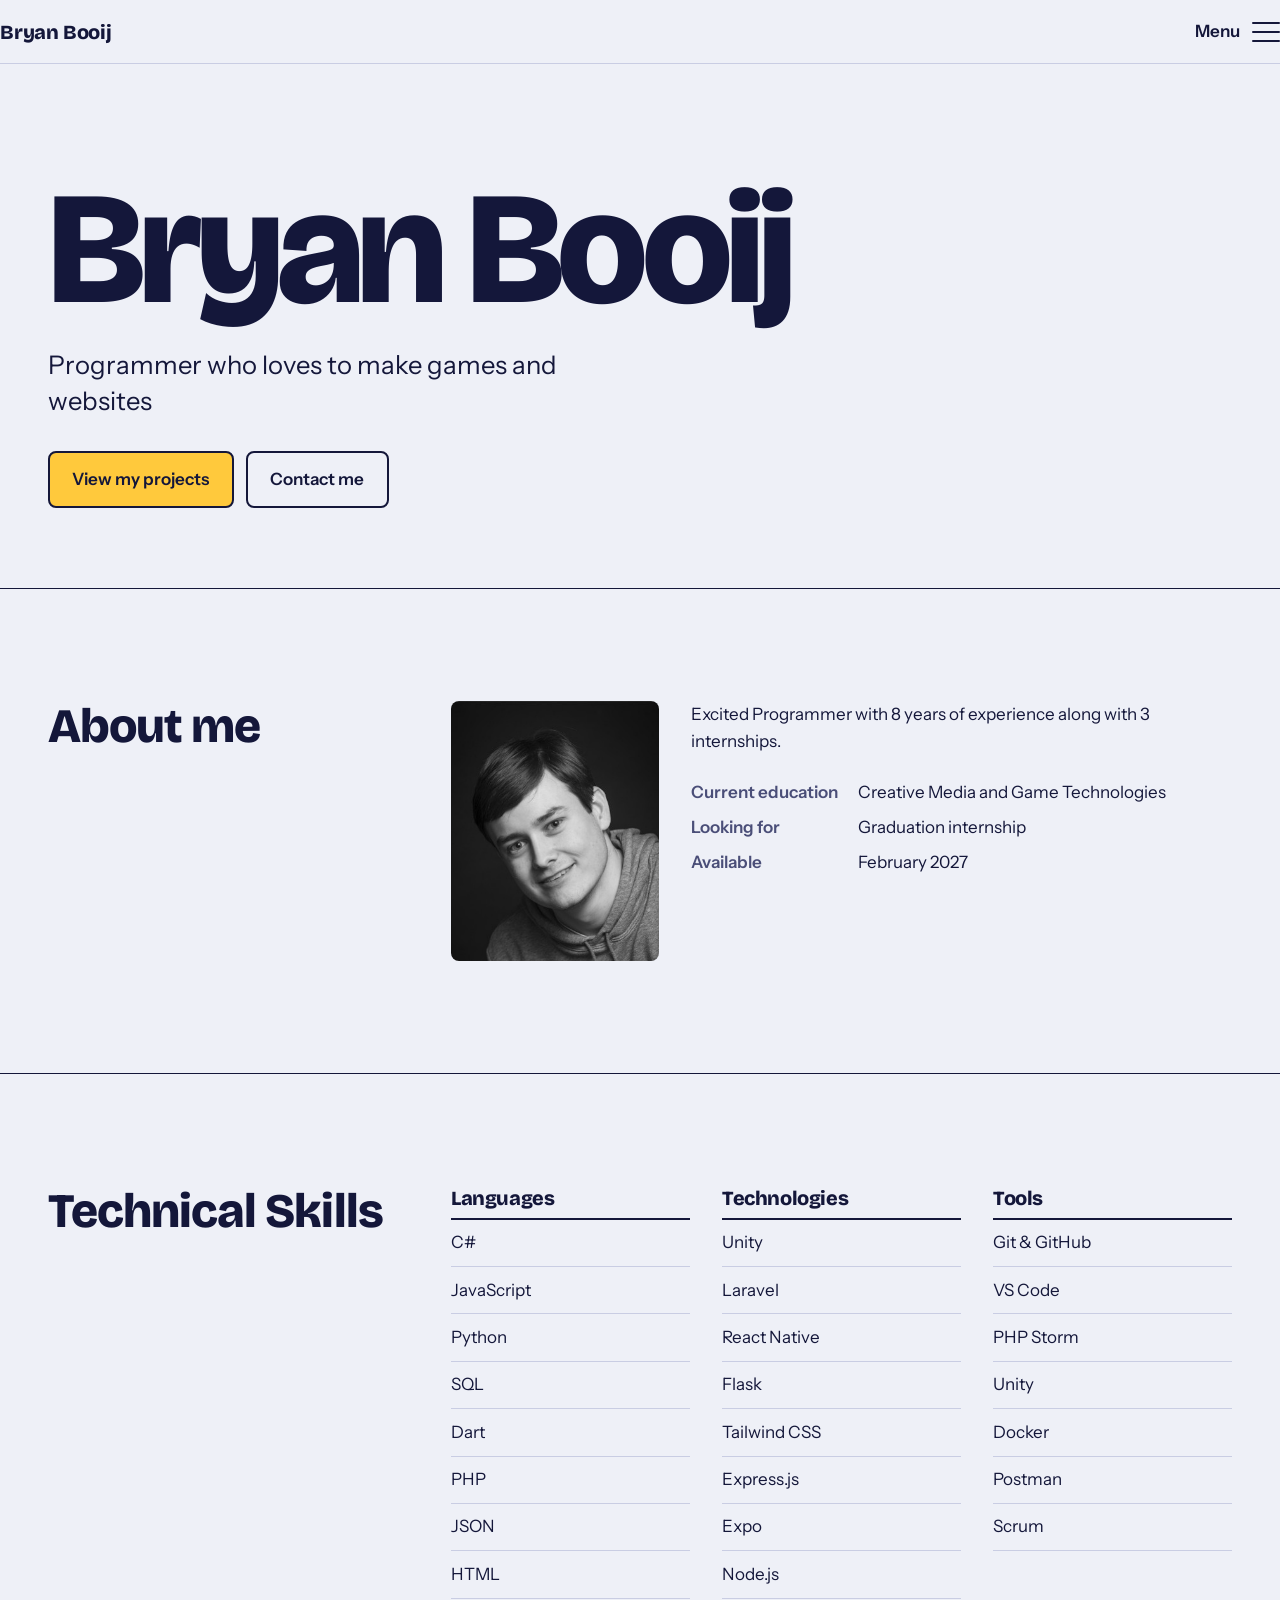
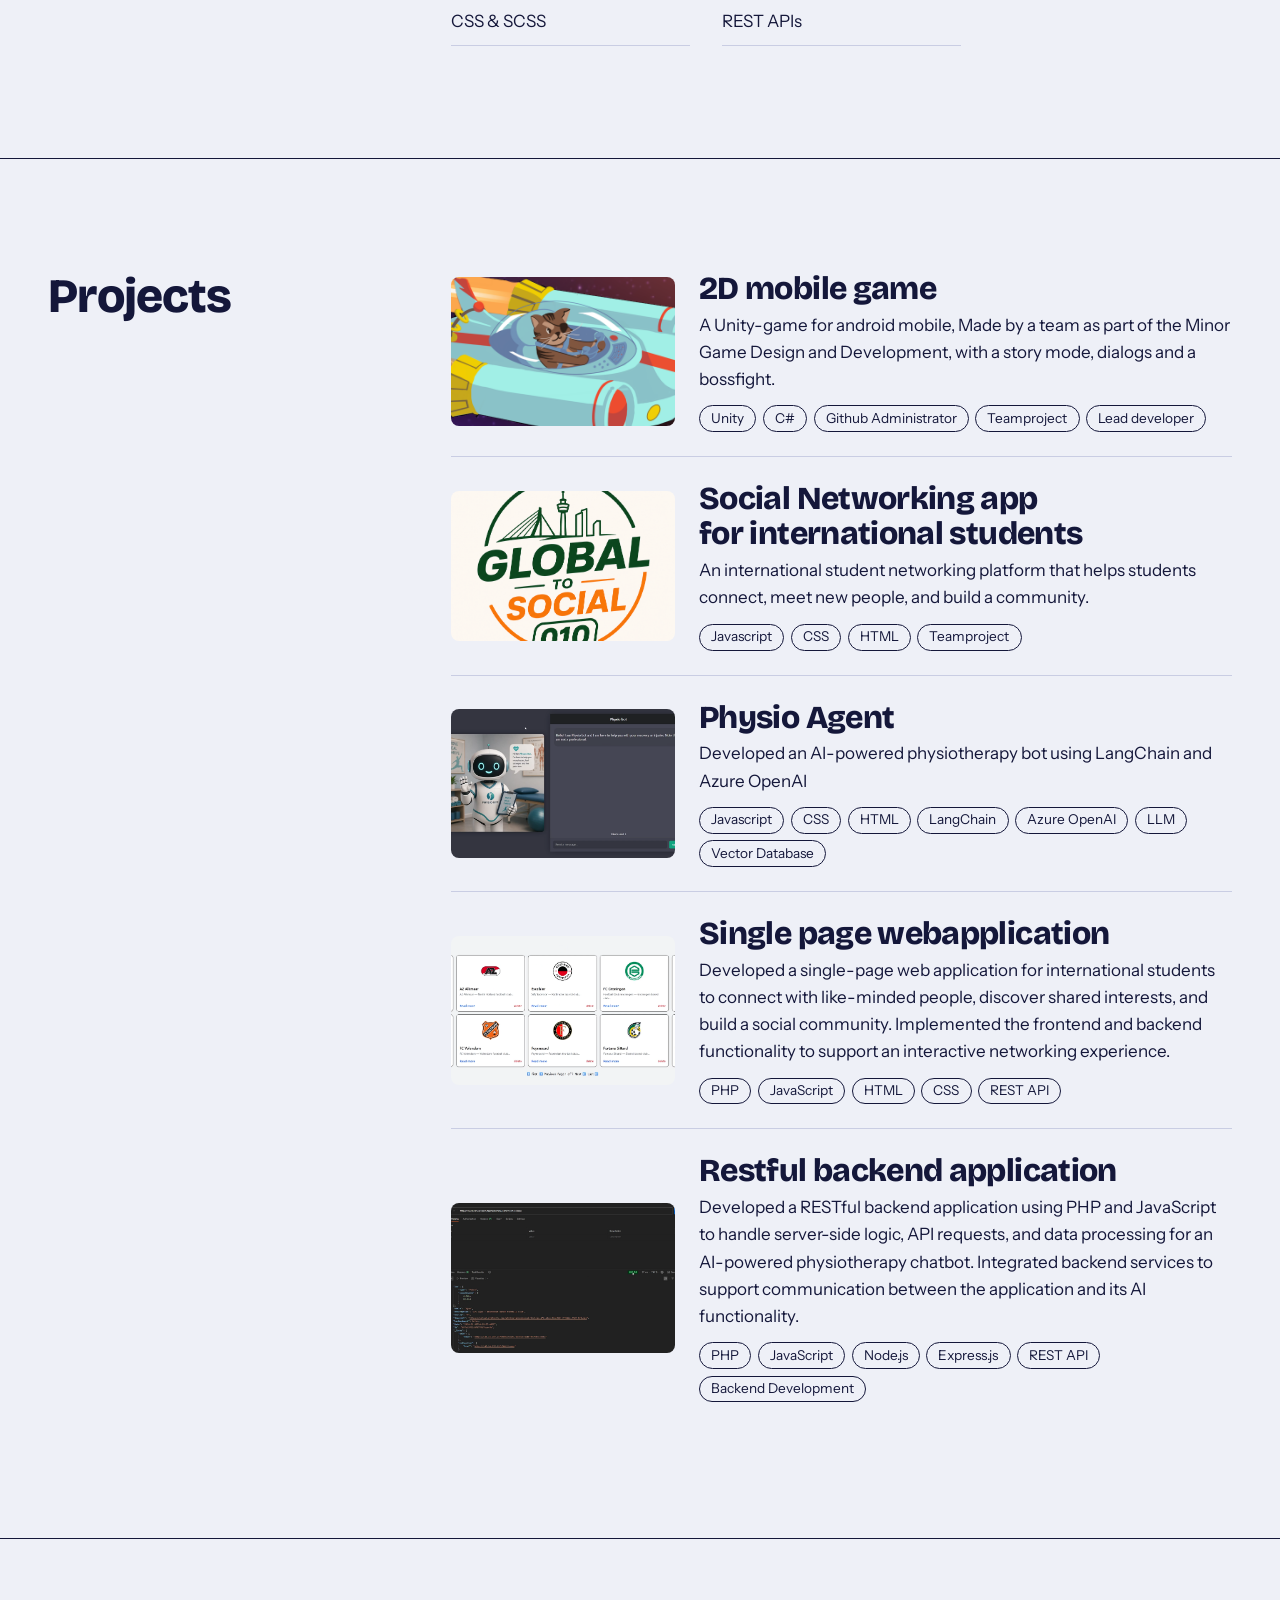
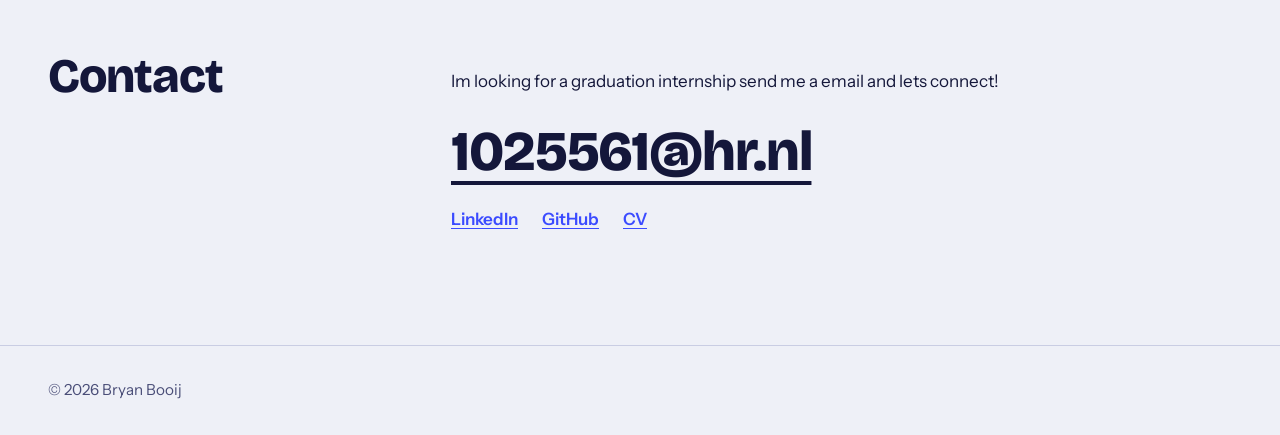
<file: index.html>
<!doctype html>
<html lang="nl">
<head>
  <meta charset="utf-8">
  <meta name="viewport" content="width=device-width, initial-scale=1">
  <title>Bryan CV</title>
  <meta name="description" content="Portfolio van Jouw Naam, game developer op zoek naar een afstudeerplek.">
  <link rel="preconnect" href="https://fonts.googleapis.com">
  <link rel="preconnect" href="https://fonts.gstatic.com" crossorigin>
  <link href="https://fonts.googleapis.com/css2?family=Bricolage+Grotesque:opsz,wght@12..96,500..800&family=Instrument+Sans:wght@400..700&display=swap" rel="stylesheet">
  <link rel="stylesheet" href="style.css">
  <script src="script.js" defer></script>
</head>
<body data-page="index.html">
  <a class="skip" href="#main">to contents</a>
  <header id="site-header"></header>

  <main id="main">
    <section class="hero wrap" id="top">
      <h1 data-site="name">Bryan Booij</h1>
      <p class="lead">Programmer who loves to make games and websites</p>
      <div class="actions">
        <a class="btn" href="#projecten">View my projects</a>
        <a class="btn btn-ghost" data-site-link="email" href="#contact">Contact me</a>
      </div>
    </section>

    <section class="section" id="over-mij">
      <div class="wrap section-grid">
        <h2>About me</h2>
        <div class="about">
          <img class="portrait" src="images/foto.jpg" alt="Foto van mij" width="640" height="800">
          <div class="prose">
            <p>Excited Programmer with 8 years of experience along with 3 internships.</p>
            <dl class="facts-list">
              <dt>Current education</dt>
              <dd>Creative Media and Game Technologies</dd>
              <dt>Looking for</dt>
              <dd>Graduation internship</dd>
              <dt>Available</dt>
              <dd>February 2027</dd>
            </dl>
          </div>
        </div>
      </div>
    </section>

    <section class="section" id="talen">
      <div class="wrap section-grid">
        <h2>Technical Skills</h2>
        <div class="skill-groups">

          <div class="skill-group">
            <h3>Languages</h3>
            <ul class="skills">
              <li><span>C#</span></li>
              <li><span>JavaScript</span></li>
              <li><span>Python</span></li>
              <li><span>SQL</span></li>
              <li><span>Dart</span></li>
              <li><span>PHP</span></li>
              <li><span>JSON</span></li>
              <li><span>HTML</span></li>
              <li><span>CSS & SCSS</span></li>
            </ul>
          </div>

          <div class="skill-group">
            <h3>Technologies</h3>
            <ul class="skills">
              <li><span>Unity</span></li>
              <li><span>Laravel</span></li>
              <li><span>React Native</span></li>
              <li><span>Flask</span></li>
              <li><span>Tailwind CSS</span></li>
              <li><span>Express.js</span></li>
              <li><span>Expo</span></li>
              <li><span>Node.js</span></li>
              <li><span>REST APIs</span></li>
            </ul>
          </div>

          <div class="skill-group">
            <h3>Tools</h3>
            <ul class="skills">
              <li><span>Git & GitHub</span></li>
              <li><span>VS Code</span></li>
              <li><span>PHP Storm</span></li>
              <li><span>Unity</span></li>
              <li><span>Docker</span></li>
              <li><span>Postman</span></li>
              <li><span>Scrum</span></li>
            </ul>
          </div>
        </div>
      </div>
    </section>

    <section class="section" id="projecten">
      <div class="wrap section-grid">
        <h2>Projects</h2>
        <ul class="project-list" id="project-list"></ul>
      </div>
    </section>

    <!-- ===== Contact ===== -->
    <section class="section" id="contact">
      <div class="wrap section-grid">
        <h2>Contact</h2>
        <div>
          <p class="prose">Im looking for a graduation internship send me a email and lets connect!</p>
          <a class="contact-mail" data-site-link="email" data-site="email" href="#contact">h</a>
          <ul class="link-row">
            <li><a data-site-link="linkedin" href="#contact">LinkedIn</a></li>
            <li><a data-site-link="github" href="#contact">GitHub</a></li>
            <li><a data-site-link="cv" href="cv.pdf">CV</a></li>
          </ul>
        </div>
      </div>
    </section>

  </main>

  <footer id="site-footer"></footer>
</body>
</html>
</file>
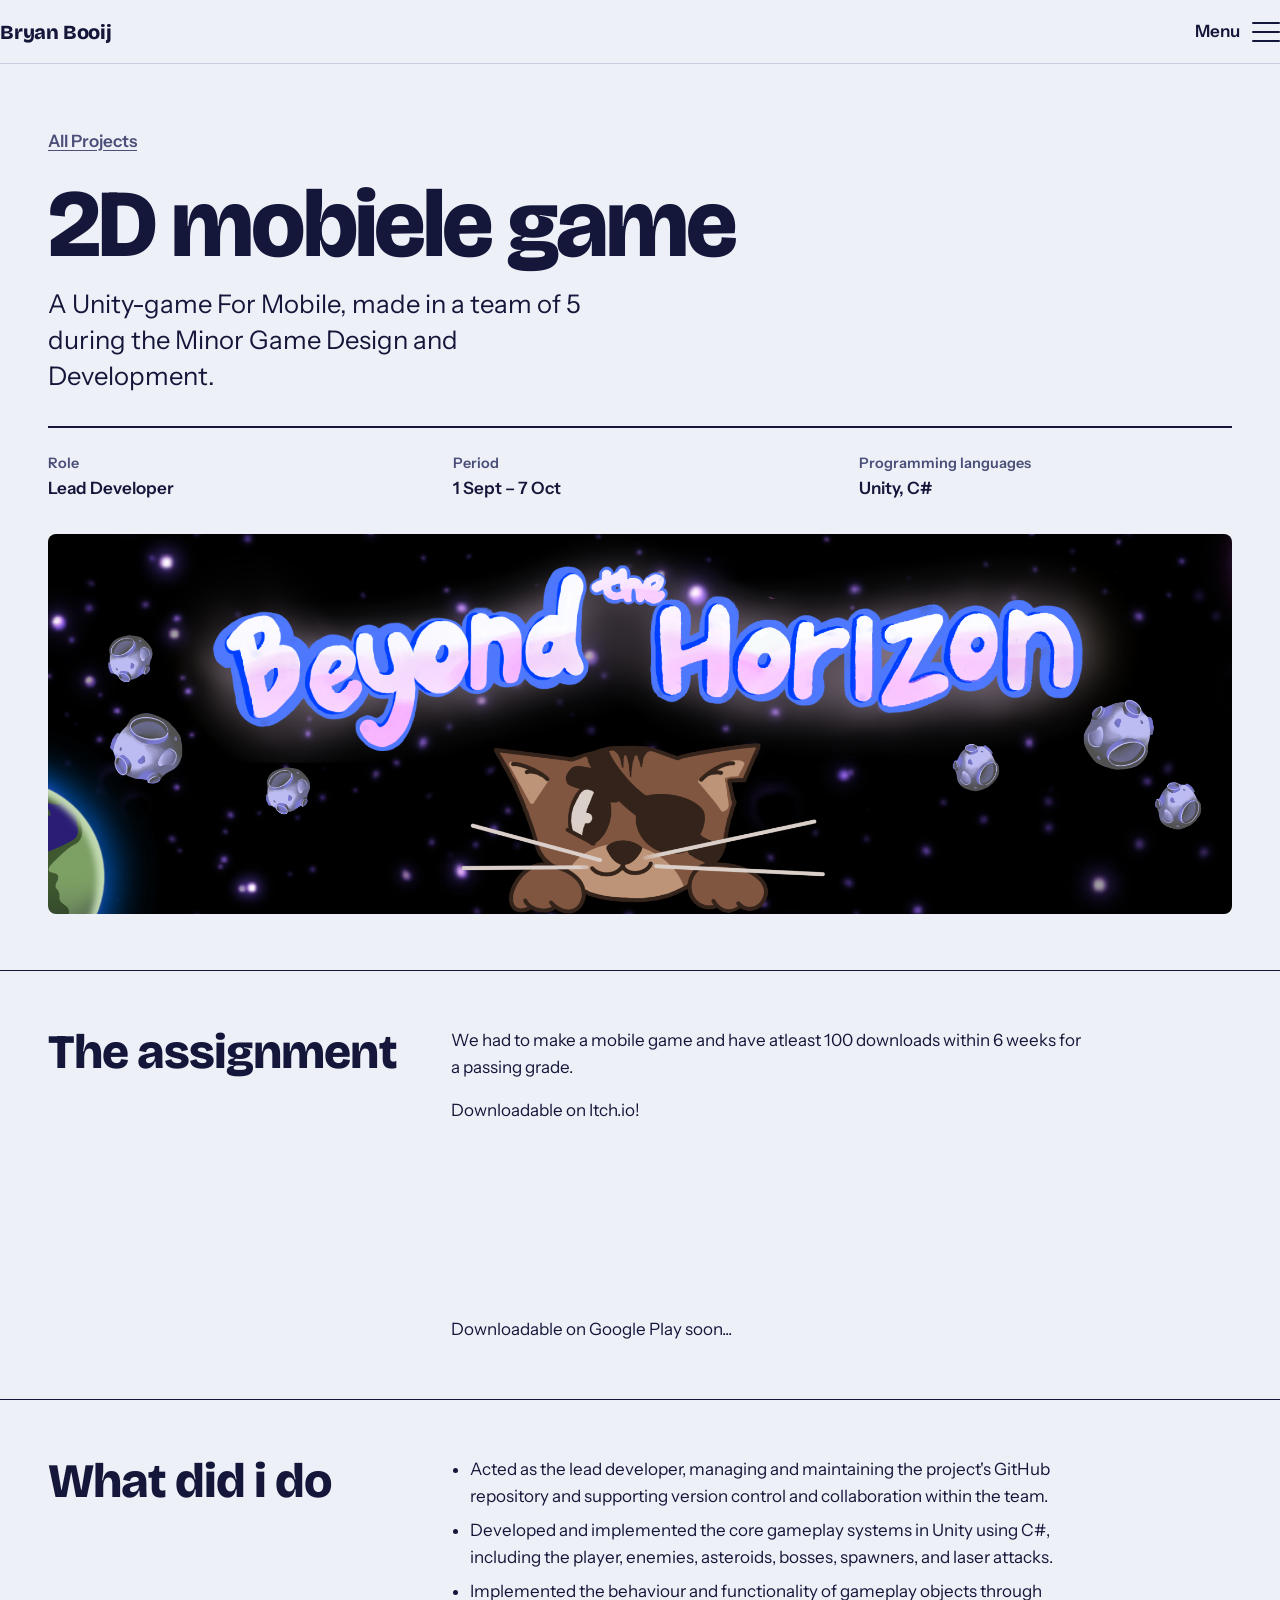
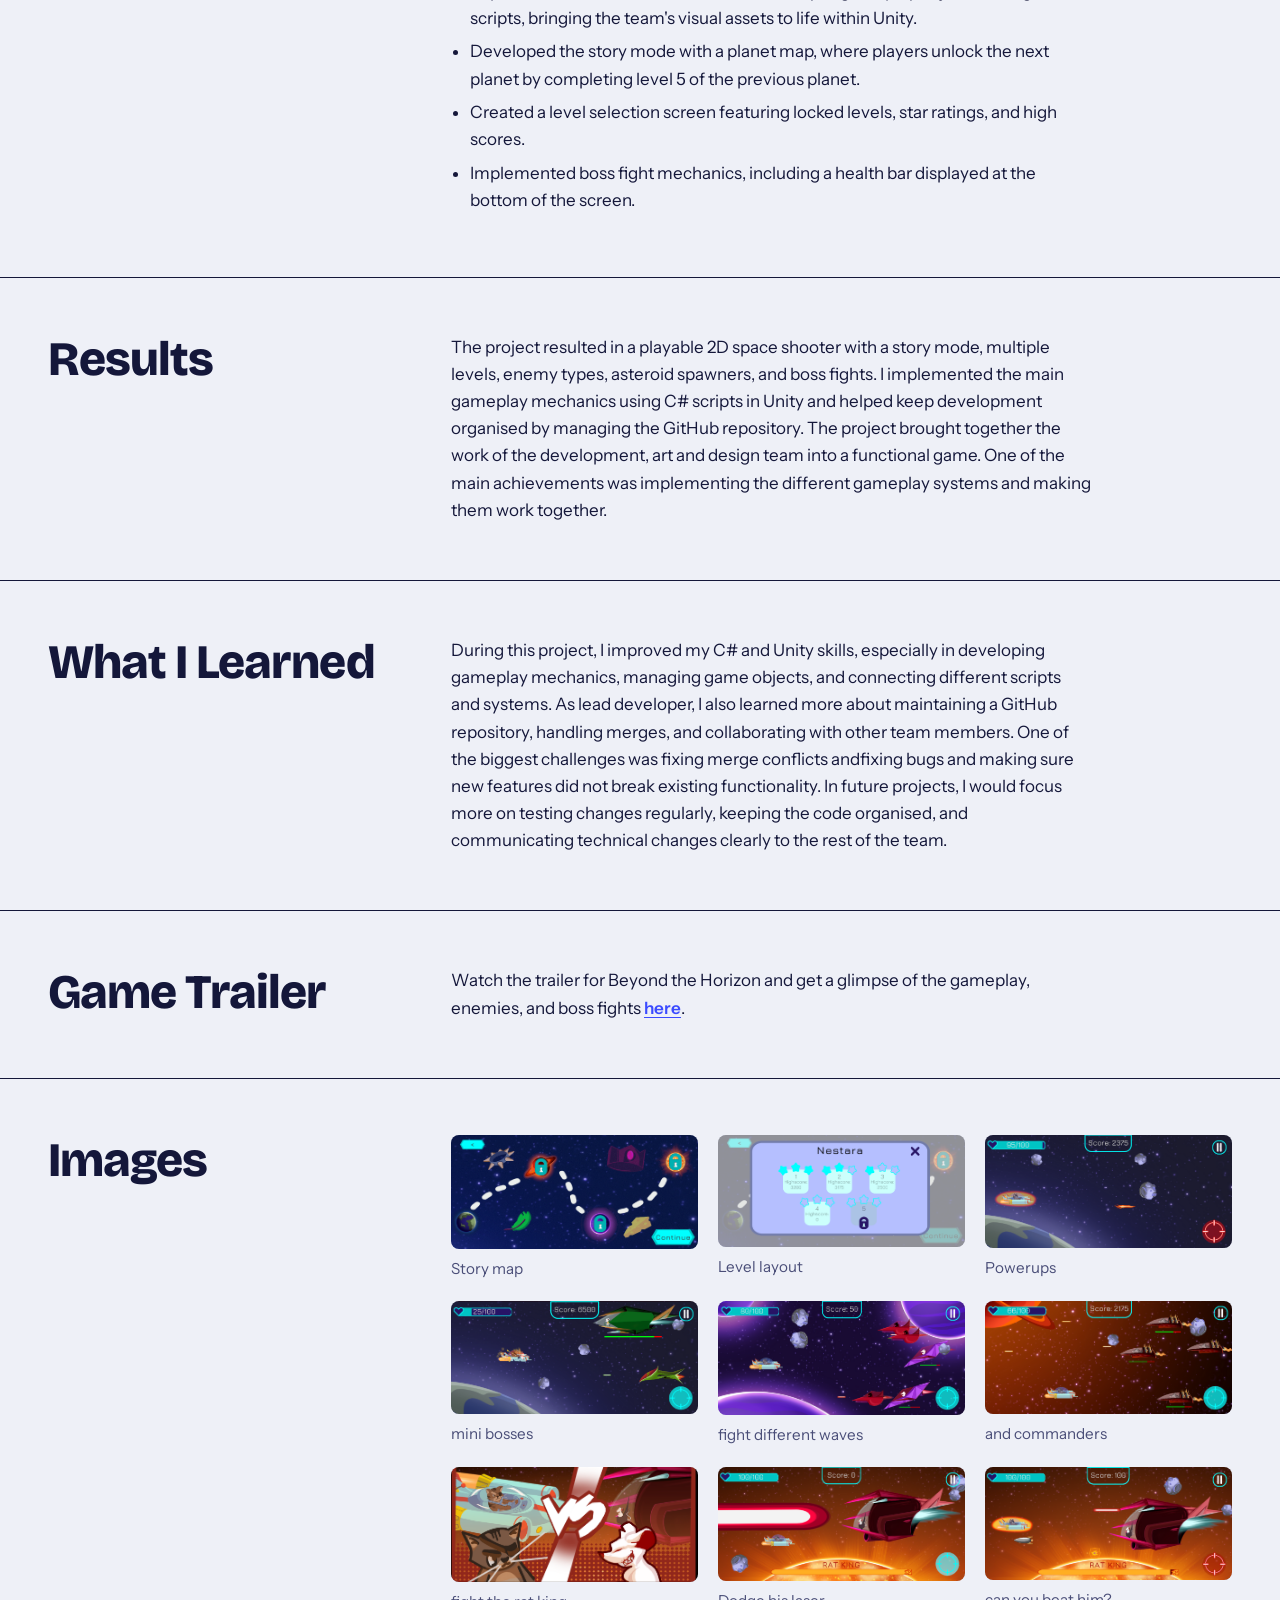
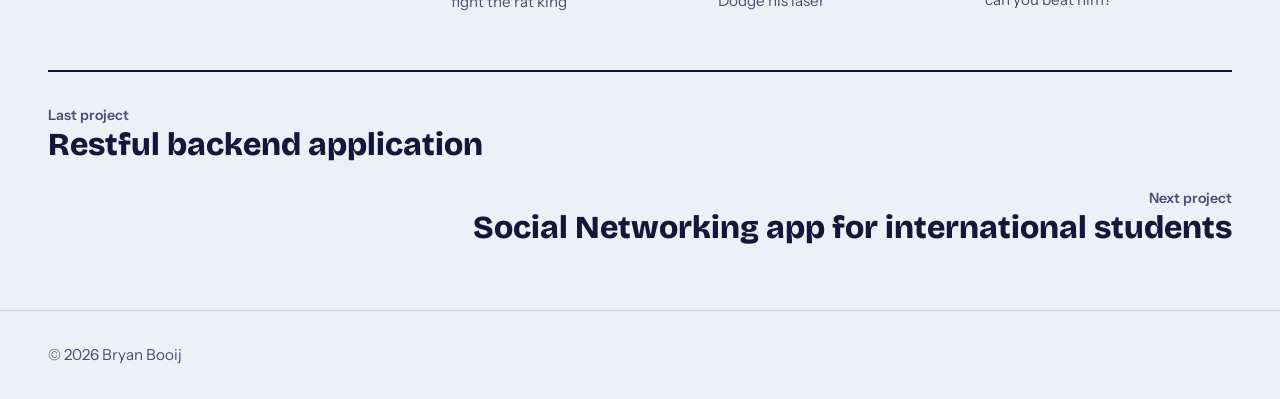
<file: project-1.html>
<!doctype html>
<html lang="nl">
<head>
  <meta charset="utf-8">
  <meta name="viewport" content="width=device-width, initial-scale=1">
  <title>2D mobiele game – Portfolio</title>
  <link rel="preconnect" href="https://fonts.googleapis.com">
  <link rel="preconnect" href="https://fonts.gstatic.com" crossorigin>
  <link href="https://fonts.googleapis.com/css2?family=Bricolage+Grotesque:opsz,wght@12..96,500..800&family=Instrument+Sans:wght@400..700&display=swap" rel="stylesheet">
  <link rel="stylesheet" href="style.css">
  <script src="script.js" defer></script>
</head>
<!-- data-page moet gelijk zijn aan de bestandsnaam van deze pagina -->
<body data-page="project-1.html">
  <a class="skip" href="#main">Naar de inhoud</a>
  <header id="site-header"></header>

  <main id="main">

    <!-- ===== Kop ===== -->
    <div class="project-head wrap">
      <a class="back" href="index.html#projecten">All Projects</a>
      <h1>2D mobiele game</h1>
      <p class="lead">A Unity-game For Mobile, made in a team of 5 during the Minor Game Design and Development.</p>
      <dl class="facts">
        <div><dt>Role</dt><dd>Lead Developer</dd></div>
        <div><dt>Period</dt><dd>1 Sept – 7 Oct</dd></div>
        <div><dt>Programming languages</dt><dd>Unity, C#</dd></div>
      </dl>
    </div>

    <div class="wrap">
      <figure class="project-hero">
        <img src="images/2d game/Banner_2.0.png" class="project-banner" alt="Cover image of Beyond the Horizon" width="1280" height="720">
      </figure>
    </div>

    <!-- ===== Inhoud ===== -->
    <section class="section section-tight">
      <div class="wrap section-grid">
        <h2>The assignment</h2>
        <div class="prose">
          <p>We had to make a mobile game and have atleast 100 downloads within 6 weeks for a passing grade.</p>
          <!-- <p>Downloadable on <a href="https://cosmosstudio.itch.io/beyond-the-horizon" target="_blank" rel="noopener noreferrer">Itch.io</a></p> -->
           <p>Downloadable on Itch.io!</p>
          <iframe frameborder="0" src="https://itch.io/embed/4996908" width="552" height="167"><a href="https://cosmosstudio.itch.io/beyond-the-horizon">Beyond The Horizon by CosmosStudio</a></iframe>

          <p>Downloadable on Google Play soon...</p>
        </div>
      </div>
    </section>

    <section class="section section-tight">
      <div class="wrap section-grid">
        <h2>What did i do</h2>
        <div class="prose">
          <!-- Controleer of dit klopt en pas aan of vul aan. -->
          <ul>
            <li>Acted as the lead developer, managing and maintaining the project's GitHub repository and supporting version control and collaboration within the team.</li>
            <li>Developed and implemented the core gameplay systems in Unity using C#, including the player, enemies, asteroids, bosses, spawners, and laser attacks.</li>
            <li>Implemented the behaviour and functionality of gameplay objects through scripts, bringing the team's visual assets to life within Unity.</li>
            <li>Developed the story mode with a planet map, where players unlock the next planet by completing level 5 of the previous planet.</li>
            <li>Created a level selection screen featuring locked levels, star ratings, and high scores.</li>
            <li>Implemented boss fight mechanics, including a health bar displayed at the bottom of the screen.</li>
          </ul>
        </div>
      </div>
    </section>

     <section class="section section-tight">
  <div class="wrap section-grid">
    <h2>Results</h2>
    <div class="prose">
      <p>The project resulted in a playable 2D space shooter with a story mode, multiple levels, enemy types, asteroid spawners, and boss fights. I implemented the main gameplay mechanics using C# scripts in Unity and helped keep development organised by managing the GitHub repository. The project brought together the work of the development, art and design team into a functional game. One of the main achievements was implementing the different gameplay systems and making them work together.</p>
    </div>
  </div>
</section>

<section class="section section-tight">
  <div class="wrap section-grid">
    <h2>What I Learned</h2>
    <div class="prose">
      <p>During this project, I improved my C# and Unity skills, especially in developing gameplay mechanics, managing game objects, and connecting different scripts and systems. As lead developer, I also learned more about maintaining a GitHub repository, handling merges, and collaborating with other team members. One of the biggest challenges was fixing merge conflicts andfixing bugs and making sure new features did not break existing functionality. In future projects, I would focus more on testing changes regularly, keeping the code organised, and communicating technical changes clearly to the rest of the team.</p>
    </div>
  </div>
</section>

<section class="section section-tight">
  <div class="wrap section-grid">
    <h2>Game Trailer</h2>
    <div class="prose">
      <p>Watch the trailer for Beyond the Horizon and get a glimpse of the gameplay, enemies, and boss fights <a href="https://youtu.be/37jUggF_iNI" target="_blank" rel="noopener noreferrer">here</a>.</p>
    </div>
  </div>
</section>

<section class="section section-tight">
      <div class="wrap section-grid">
        <h2>Images</h2>
        <div class="gallery">
          <figure>
            <img src="images/2d game/1.png" alt="[Beschrijf screenshot 1]" width="800" height="600" loading="lazy">
            <figcaption>Story map</figcaption>
          </figure>
          <figure>
            <img src="images/2d game/2.png" alt="[Beschrijf screenshot 2]" width="800" height="600" loading="lazy">
            <figcaption>Level layout</figcaption>
          </figure>
          <figure>
            <img src="images/2d game/3.png" alt="[Beschrijf screenshot 3]" width="800" height="600" loading="lazy">
            <figcaption>Powerups</figcaption>
          </figure>
          <figure>
            <img src="images/2d game/5.png" alt="[Beschrijf screenshot 1]" width="800" height="600" loading="lazy">
            <figcaption>mini bosses</figcaption>
          </figure>
          <figure>
            <img src="images/2d game/6.png" alt="[Beschrijf screenshot 2]" width="800" height="600" loading="lazy">
            <figcaption>fight different waves</figcaption>
          </figure>
          <figure>
            <img src="images/2d game/7.png" alt="[Beschrijf screenshot 3]" width="800" height="600" loading="lazy">
            <figcaption>and commanders</figcaption>
          </figure>
          <figure>
            <img src="images/2d game/8.png" alt="[Beschrijf screenshot 1]" width="800" height="600" loading="lazy">
            <figcaption>fight the rat king</figcaption>
          </figure>
          <figure>
            <img src="images/2d game/9.png" alt="[Beschrijf screenshot 2]" width="800" height="600" loading="lazy">
            <figcaption>Dodge his laser</figcaption>
          </figure>
          <figure>
            <img src="images/2d game/10.png" alt="[Beschrijf screenshot 3]" width="800" height="600" loading="lazy">
            <figcaption>can you beat him?</figcaption>
          </figure>
        </div>
      </div>
    </section>

     <!-- <section class="section section-tight">
      <div class="wrap section-grid">
        <h2>See for yourself</h2>
        <div class="actions">
          <a class="btn btn-ghost" href="https://youtu.be/37jUggF_iNI" target="_blank" rel="noopener noreferrer">Watch our trailer!</a>
        </div>
      </div>
    </section> -->

    <div class="wrap">
      <nav class="project-nav" id="project-nav" aria-label="Andere projecten"></nav>
    </div>

  </main>

  <footer id="site-footer"></footer>
</body>
</html>
</file>
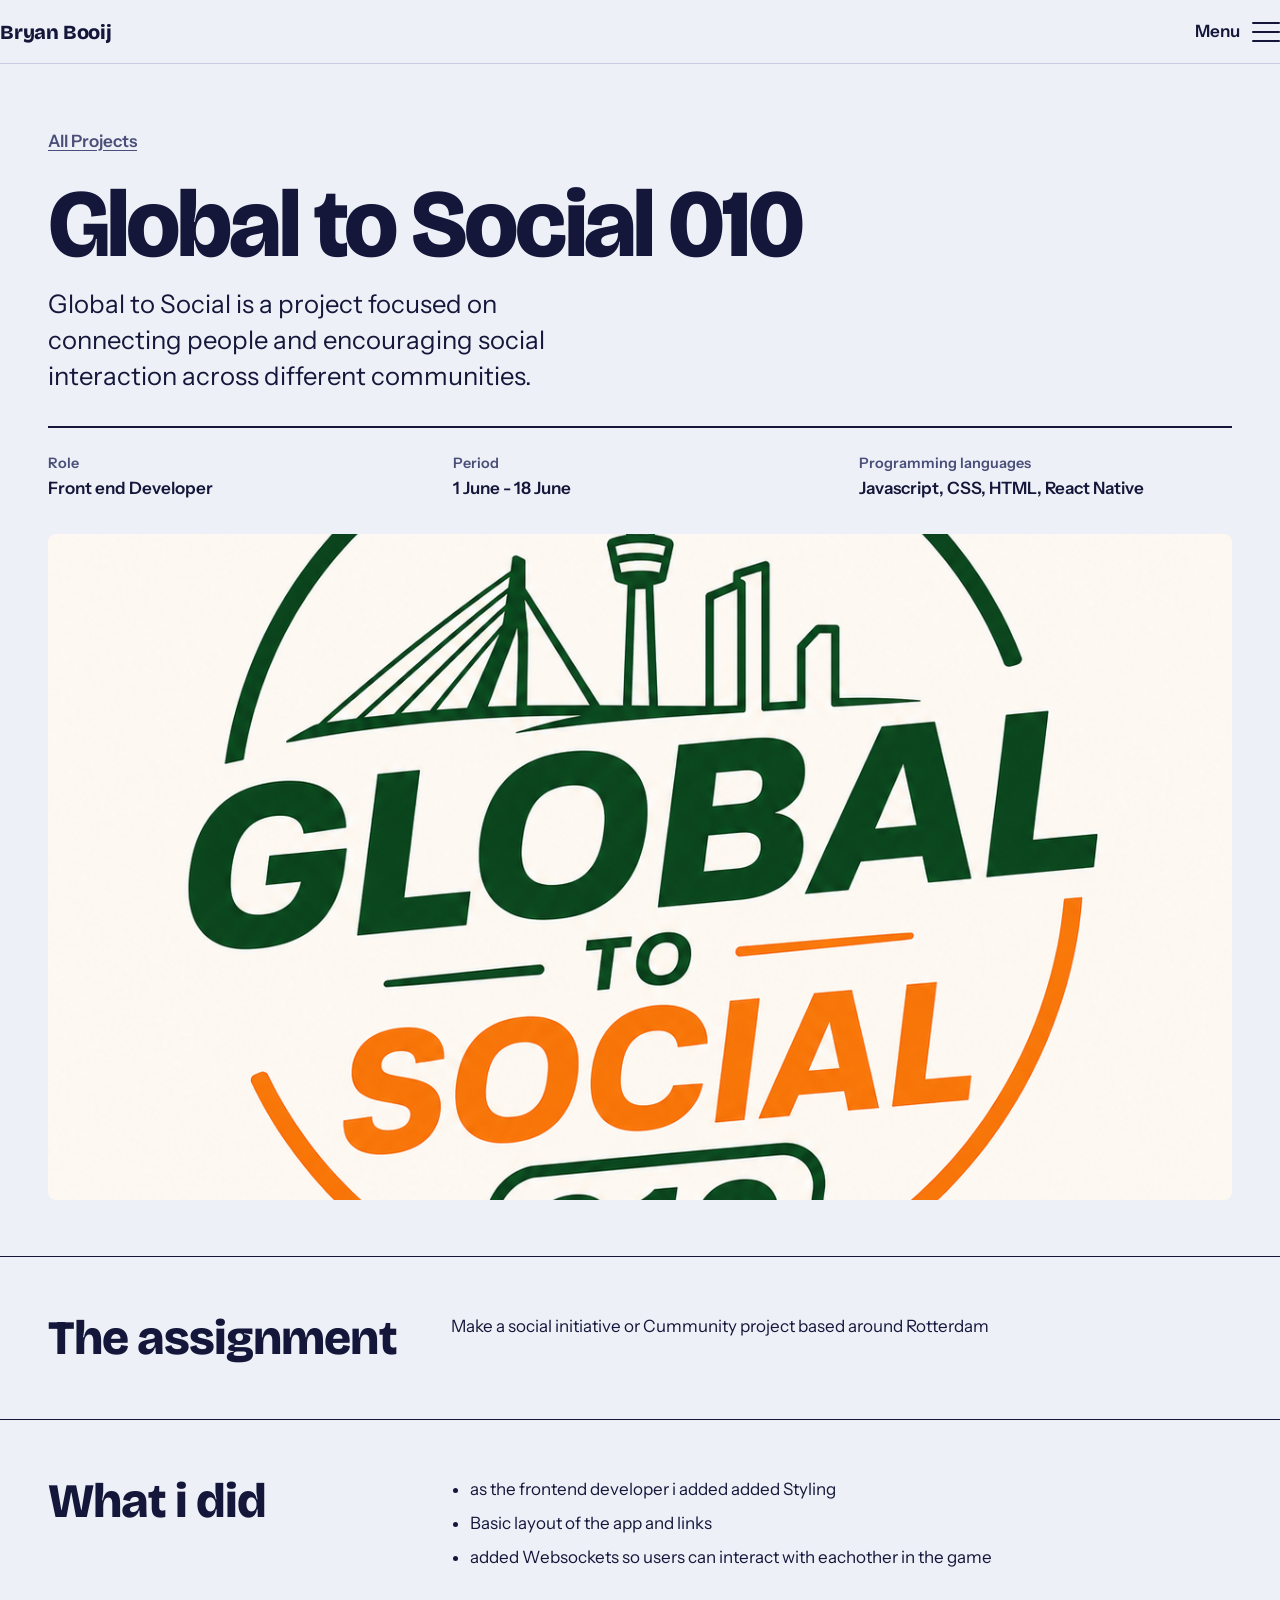
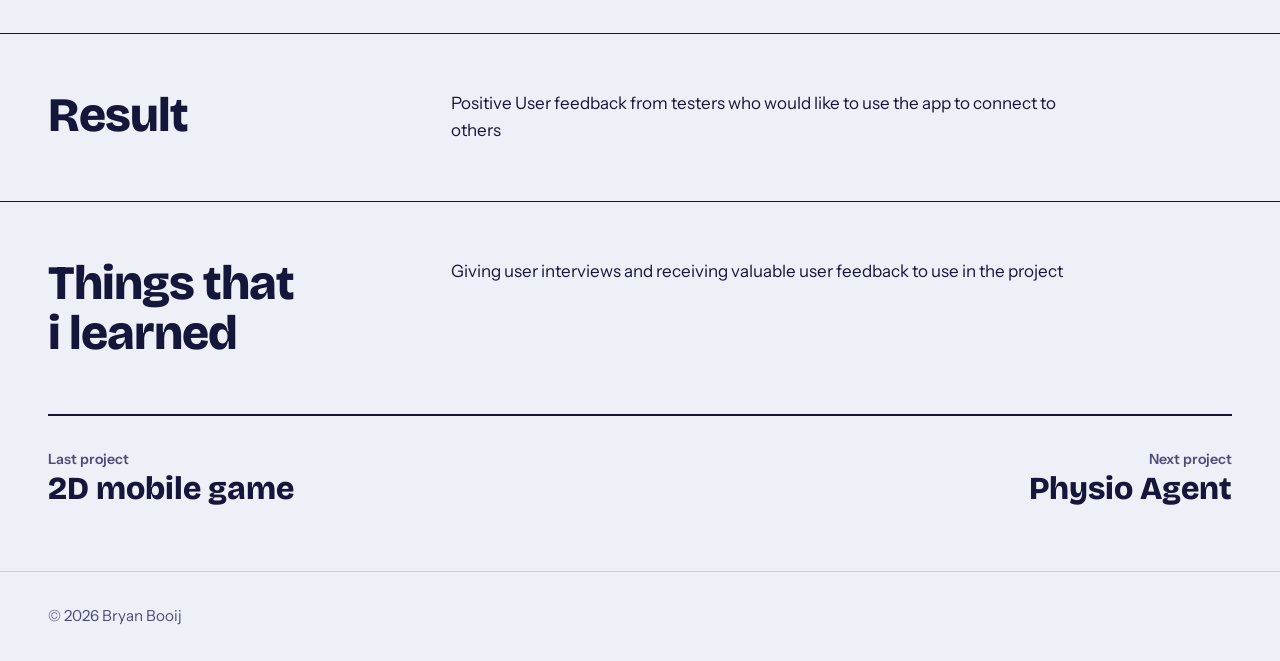
<file: project-2.html>
<!doctype html>
<html lang="nl">
<head>
  <meta charset="utf-8">
  <meta name="viewport" content="width=device-width, initial-scale=1">
  <title>Projecttitel 2 – Portfolio</title>
  <link rel="preconnect" href="https://fonts.googleapis.com">
  <link rel="preconnect" href="https://fonts.gstatic.com" crossorigin>
  <link href="https://fonts.googleapis.com/css2?family=Bricolage+Grotesque:opsz,wght@12..96,500..800&family=Instrument+Sans:wght@400..700&display=swap" rel="stylesheet">
  <link rel="stylesheet" href="style.css">
  <script src="script.js" defer></script>
</head>
<!-- data-page moet gelijk zijn aan de bestandsnaam van deze pagina -->
<body data-page="project-2.html">
  <a class="skip" href="#main">Naar de inhoud</a>
  <header id="site-header"></header>

  <main id="main">

    <!-- ===== Kop ===== -->
    <div class="project-head wrap">
      <a class="back" href="index.html#projecten">All Projects</a>
      <h1>Global to Social 010</h1>
      <p class="lead">Global to Social is a project focused on connecting people and encouraging social interaction across different communities.</p>
      <dl class="facts">
        <div><dt>Role</dt><dd>Front end Developer</dd></div>
        <div><dt>Period</dt><dd>1 June - 18 June</dd></div>
        <div><dt>Programming languages</dt><dd>Javascript, CSS, HTML, React Native</dd></div>
      </dl>
    </div>

    <div class="wrap">
      <figure class="project-hero">
        <img src="images/Global-to-social/banner.png" alt="Global to social banner" width="720" height="720">
      </figure>
    </div>

    <!-- ===== Inhoud ===== -->
    <section class="section section-tight">
      <div class="wrap section-grid">
        <h2>The assignment</h2>
        <div class="prose">
          <p>Make a social initiative or Cummunity project based around Rotterdam</p>
        </div>
      </div>
    </section>

    <section class="section section-tight">
      <div class="wrap section-grid">
        <h2>What i did</h2>
        <div class="prose">
          <ul>
            <li>as the frontend developer i added added Styling</li>
            <li>Basic layout of the app and links</li>
            <li>added Websockets so users can interact with eachother in the game</li>
          </ul>
        </div>
      </div>
    </section>

    <section class="section section-tight">
      <div class="wrap section-grid">
        <h2>Result</h2>
        <div class="prose">
          <p>Positive User feedback from testers who would like to use the app to connect to others</p>
        </div>
      </div>
    </section>

    <section class="section section-tight">
      <div class="wrap section-grid">
        <h2>Things that i learned</h2>
        <div class="prose">
          <p>Giving user interviews and receiving valuable user feedback to use in the project</p>
        </div>
      </div>
    </section>

    <!-- <section class="section section-tight">
      <div class="wrap section-grid">
        <h2>Beelden</h2>
        <div class="gallery">
          <figure>
            <img src="images/project-2-1.jpg" alt="[Beschrijf screenshot 1]" width="800" height="600" loading="lazy">
            <figcaption>[Onderschrift bij screenshot 1]</figcaption>
          </figure>
          <figure>
            <img src="images/project-2-2.jpg" alt="[Beschrijf screenshot 2]" width="800" height="600" loading="lazy">
            <figcaption>[Onderschrift bij screenshot 2]</figcaption>
          </figure>
          <figure>
            <img src="images/project-2-3.jpg" alt="[Beschrijf screenshot 3]" width="800" height="600" loading="lazy">
            <figcaption>[Onderschrift bij screenshot 3]</figcaption>
          </figure>
        </div>
      </div>
    </section> -->

    <div class="wrap">
      <nav class="project-nav" id="project-nav" aria-label="Andere projecten"></nav>
    </div>
  </main>

  <footer id="site-footer"></footer>
</body>
</html>
</file>
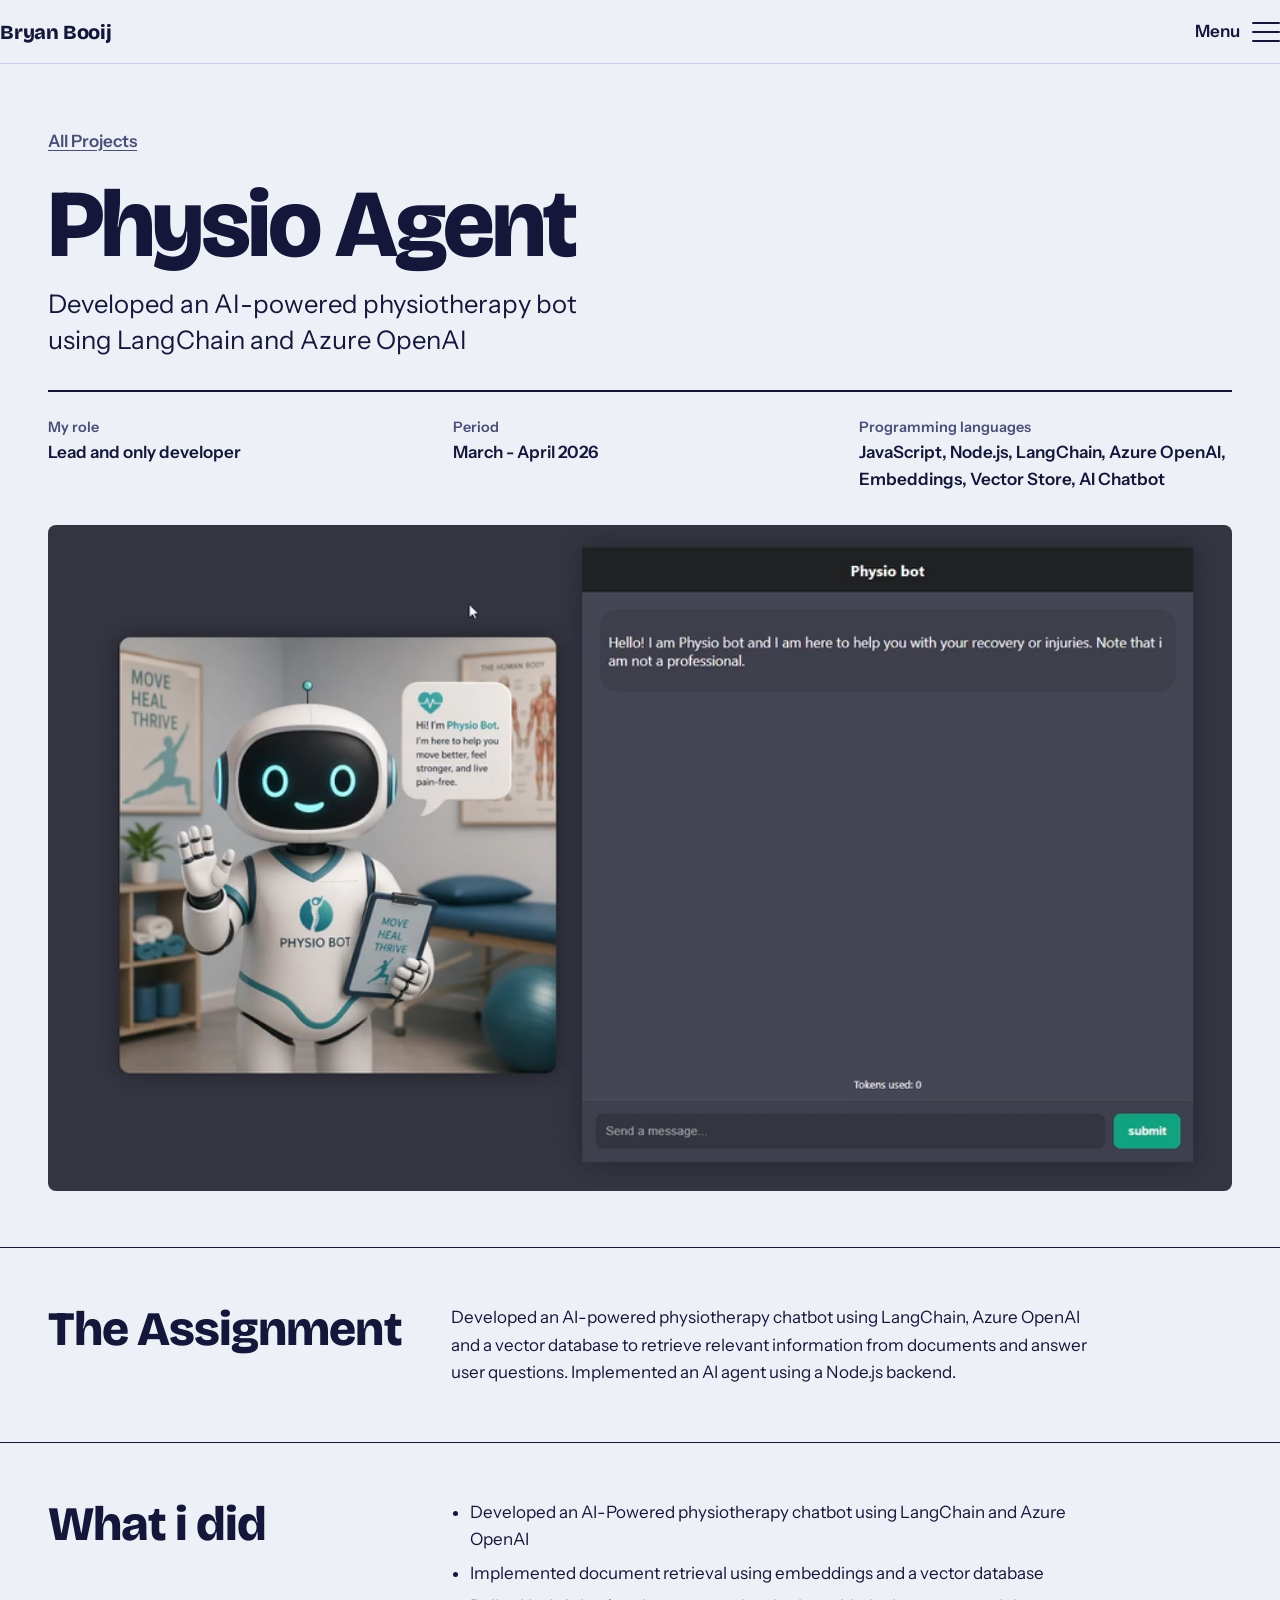
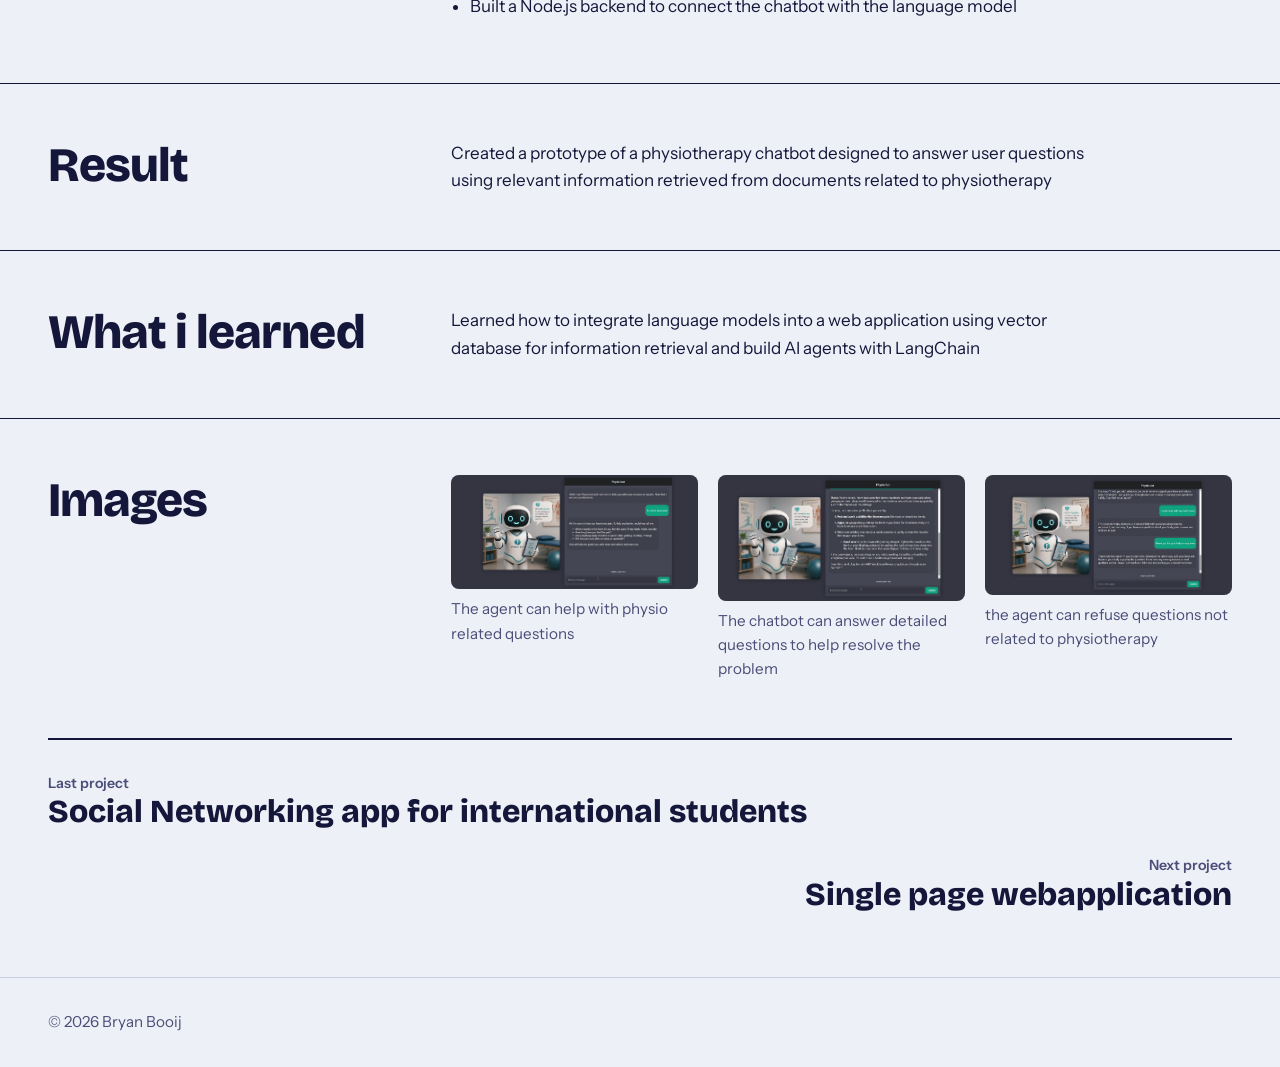
<file: project-3.html>
<!doctype html>
<html lang="nl">
<head>
  <meta charset="utf-8">
  <meta name="viewport" content="width=device-width, initial-scale=1">
  <title>Projecttitel 3 – Portfolio</title>
  <link rel="preconnect" href="https://fonts.googleapis.com">
  <link rel="preconnect" href="https://fonts.gstatic.com" crossorigin>
  <link href="https://fonts.googleapis.com/css2?family=Bricolage+Grotesque:opsz,wght@12..96,500..800&family=Instrument+Sans:wght@400..700&display=swap" rel="stylesheet">
  <link rel="stylesheet" href="style.css">
  <script src="script.js" defer></script>
</head>
<!-- data-page moet gelijk zijn aan de bestandsnaam van deze pagina -->
<body data-page="project-3.html">
  <a class="skip" href="#main">Naar de inhoud</a>
  <header id="site-header"></header>

  <main id="main">

    <!-- ===== Kop ===== -->
    <div class="project-head wrap">
      <a class="back" href="index.html#projecten">All Projects</a>
      <h1>Physio Agent</h1>
      <p class="lead">Developed an AI-powered physiotherapy bot using LangChain and Azure OpenAI</p>
      <dl class="facts">
        <div><dt>My role</dt><dd>Lead and only developer</dd></div>
        <div><dt>Period</dt><dd>March - April 2026</dd></div>
        <div><dt>Programming languages</dt><dd>JavaScript, Node.js, LangChain, Azure OpenAI, Embeddings, Vector Store, AI Chatbot</dd></div>
      </dl>
    </div>

    <div class="wrap">
      <figure class="project-hero">
        <img src="images/Agent/Menu.png" alt="[Beschrijf de afbeelding in een zin]" width="1280" height="720">
      </figure>
    </div>

    <!-- ===== Inhoud ===== -->
    <section class="section section-tight">
      <div class="wrap section-grid">
        <h2>The Assignment</h2>
        <div class="prose">
          <p>Developed an AI-powered physiotherapy chatbot using LangChain, Azure OpenAI and a vector database to retrieve relevant information from documents and answer user questions. Implemented an AI agent using a Node.js backend.</p>
        </div>
      </div>
    </section>

    <section class="section section-tight">
      <div class="wrap section-grid">
        <h2>What i did</h2>
        <div class="prose">
          <ul>
            <li>Developed an AI-Powered physiotherapy chatbot using LangChain and Azure OpenAI</li>
            <li>Implemented document retrieval using embeddings and a vector database</li>
            <li>Built a Node.js backend to connect the chatbot with the language model</li>
          </ul>
        </div>
      </div>
    </section>

    <section class="section section-tight">
      <div class="wrap section-grid">
        <h2>Result</h2>
        <div class="prose">
          <p>Created a prototype of a physiotherapy chatbot designed to answer user questions using relevant information retrieved from documents related to physiotherapy</p>
        </div>
      </div>
    </section>

    <section class="section section-tight">
      <div class="wrap section-grid">
        <h2>What i learned</h2>
        <div class="prose">
          <p>Learned how to integrate language models into a web application using vector database for information retrieval and build AI agents with LangChain</p>
        </div>
      </div>
    </section>

    <section class="section section-tight">
      <div class="wrap section-grid">
        <h2>Images</h2>
        <div class="gallery">
          <figure>
            <img src="images/Agent/question.png" alt="[Beschrijf screenshot 1]" width="1000" height="800" loading="lazy">
            <figcaption>The agent can help with physio related questions</figcaption>
          </figure>
          <figure>
            <img src="images/Agent/detailed.png" alt="[Beschrijf screenshot 3]" width="1000" height="800" loading="lazy">
            <figcaption>The chatbot can answer detailed questions to help resolve the problem</figcaption>
          </figure>
          <figure>
            <img src="images/Agent/refuse.png" alt="[Beschrijf screenshot 2]" width="1000" height="800" loading="lazy">
            <figcaption>the agent can refuse questions not related to physiotherapy</figcaption>
          </figure>
        
        </div>
      </div>
    </section>

    <!-- <section class="section section-tight">
      <div class="wrap section-grid">
        <h2>Bekijk het zelf</h2>
        <div class="actions">
          <a class="btn" href="#">[Demo of website]</a>
          <a class="btn btn-ghost" href="#">Bekijk de video</a>
          <a class="btn btn-ghost" href="#">Code op GitHub</a>
        </div>
      </div>
    </section> -->

    <div class="wrap">
      <nav class="project-nav" id="project-nav" aria-label="Andere projecten"></nav>
    </div>

  </main>

  <footer id="site-footer"></footer>
</body>
</html>
</file>
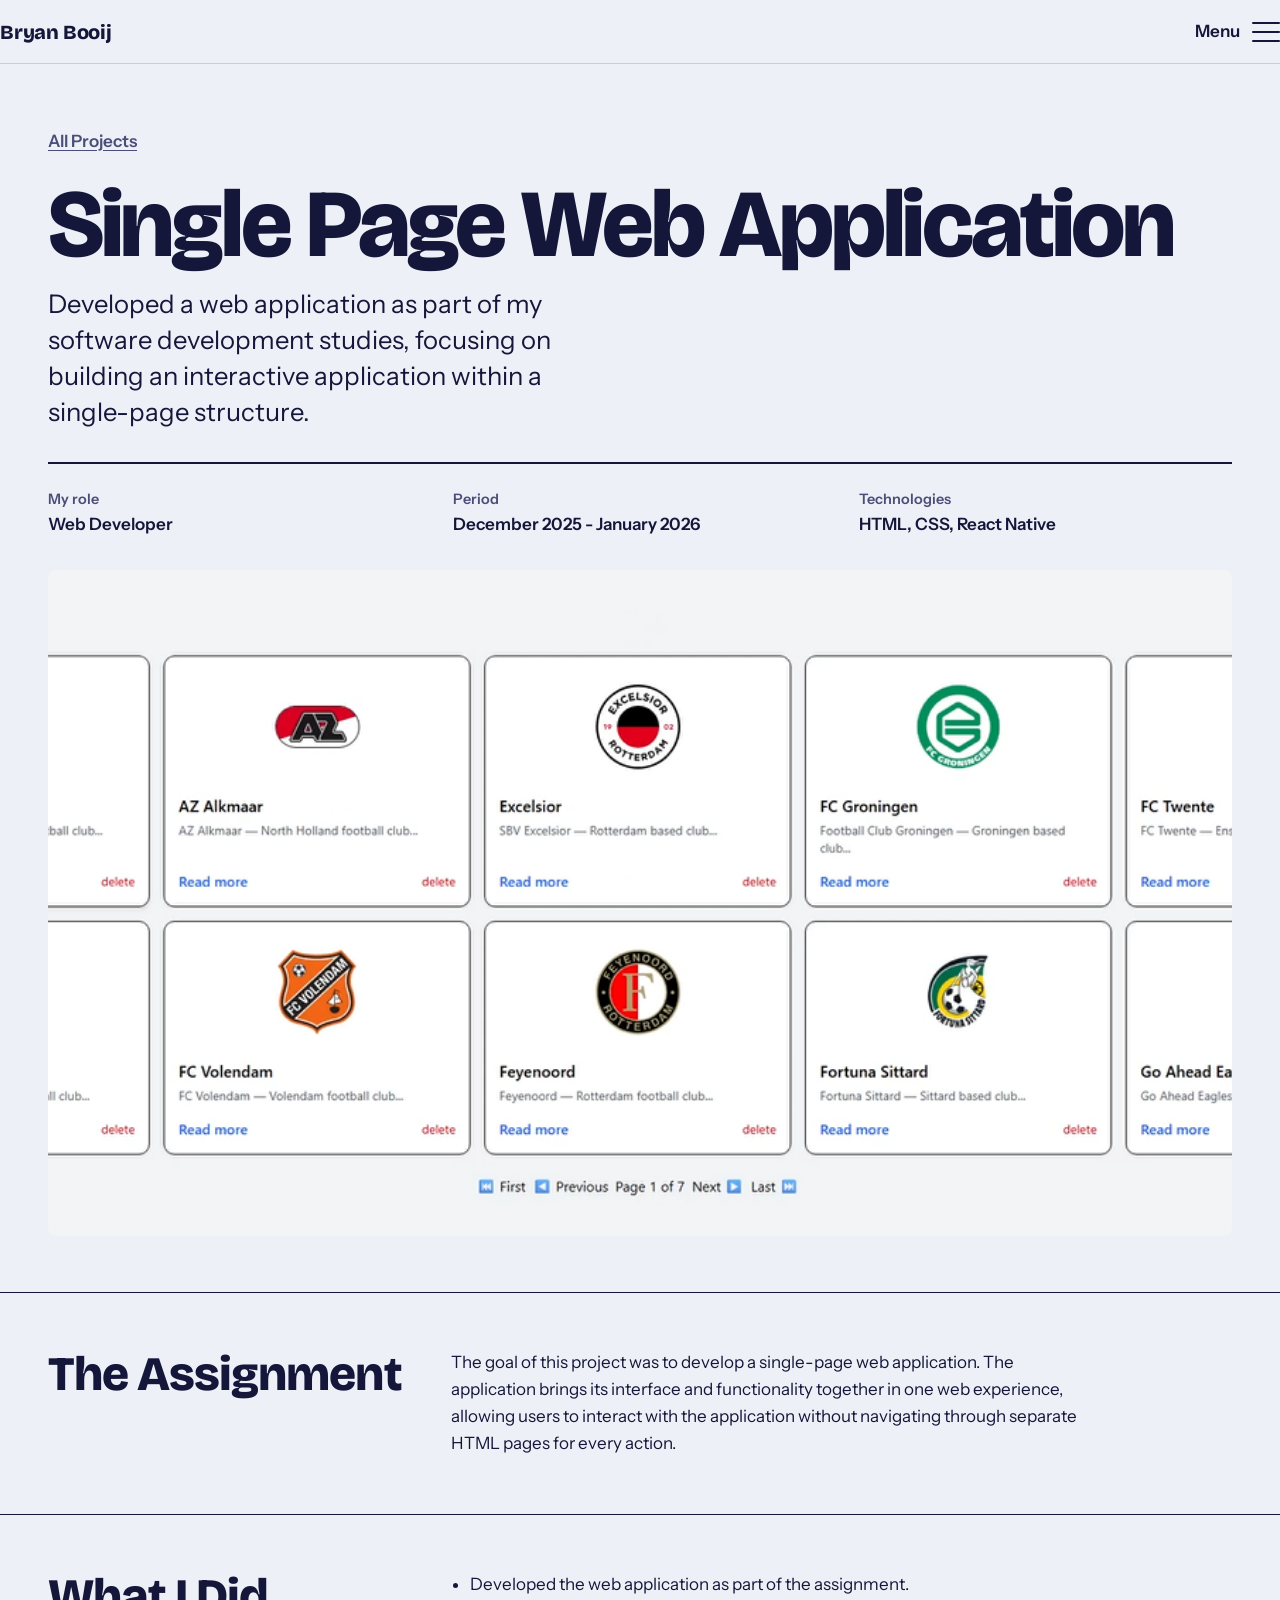
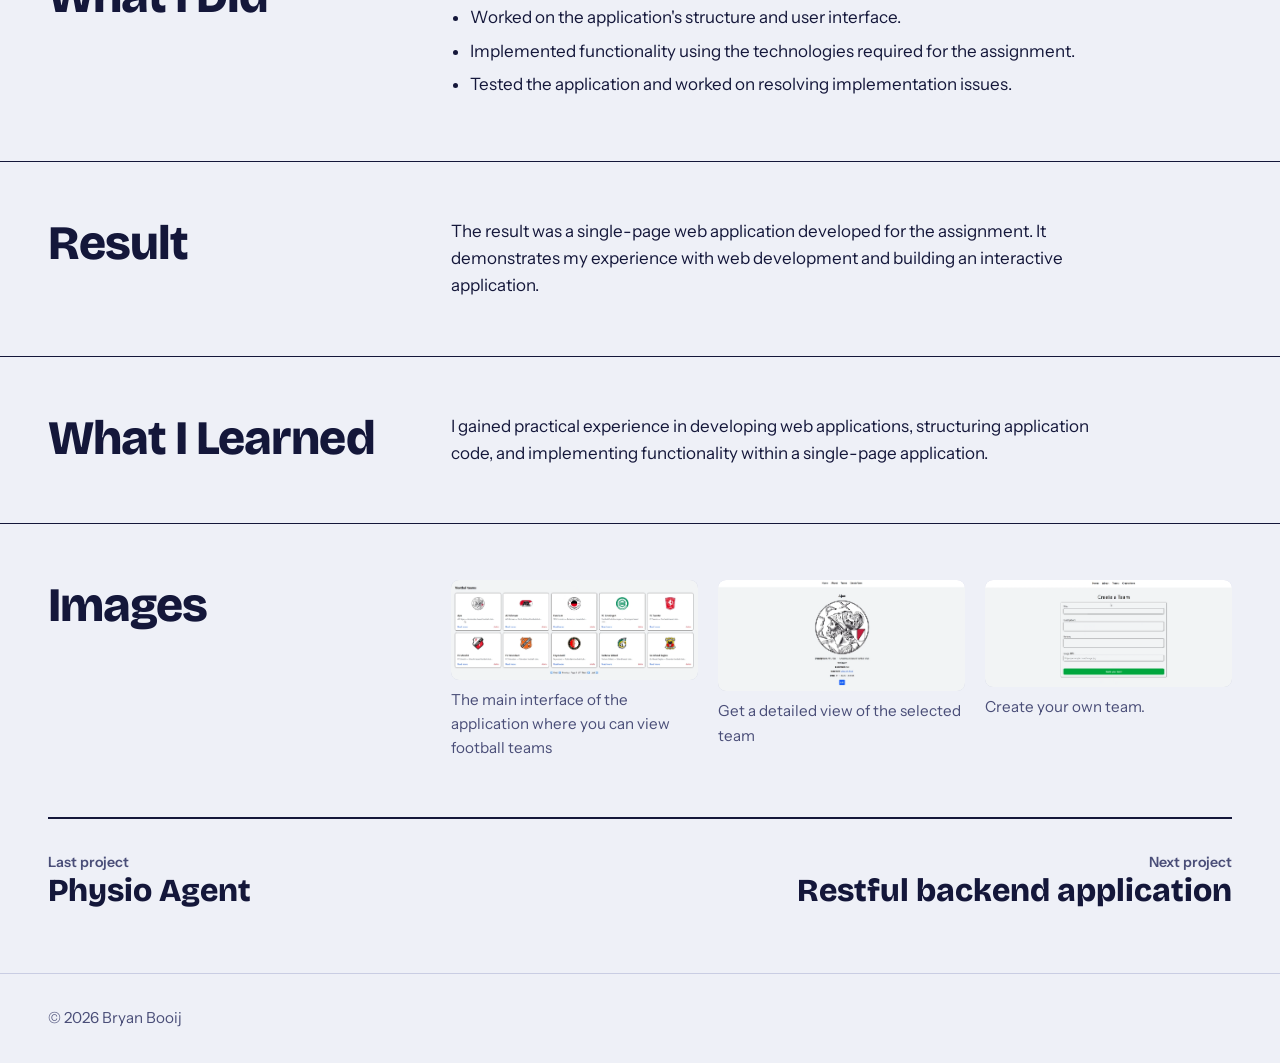
<file: project-4.html>
<!doctype html>
<html lang="nl">
<head>
  <meta charset="utf-8">
  <meta name="viewport" content="width=device-width, initial-scale=1">
  <title>Single Page Web Application – Portfolio</title>
  <link rel="preconnect" href="https://fonts.googleapis.com">
  <link rel="preconnect" href="https://fonts.gstatic.com" crossorigin>
  <link href="https://fonts.googleapis.com/css2?family=Bricolage+Grotesque:opsz,wght@12..96,500..800&family=Instrument+Sans:wght@400..700&display=swap" rel="stylesheet">
  <link rel="stylesheet" href="style.css">
  <script src="script.js" defer></script>
</head>
<!-- data-page must match the filename -->
<body data-page="project-4.html">
  <a class="skip" href="#main">Skip to content</a>
  <header id="site-header"></header>

  <main id="main">

    <!-- ===== Header ===== -->
    <div class="project-head wrap">
      <a class="back" href="index.html#projecten">All Projects</a>
      <h1>Single Page Web Application</h1>
      <p class="lead">
        Developed a web application as part of my software development studies,
        focusing on building an interactive application within a single-page structure.
      </p>
      <dl class="facts">
        <div>
          <dt>My role</dt>
          <dd>Web Developer</dd>
        </div>
        <div>
          <dt>Period</dt>
          <dd>December 2025 - January 2026</dd>
        </div>
        <div>
          <dt>Technologies</dt>
          <dd>HTML, CSS, React Native</dd>
        </div>
      </dl>
    </div>

    <!-- ===== Hero image ===== -->
    <div class="wrap">
      <figure class="project-hero">
        <img
          src="images/SinglePage/menu.png"
          alt="Screenshot of the Single Page Web Application"
          width="1280"
          height="720">
      </figure>
    </div>

    <!-- ===== Content ===== -->
    <section class="section section-tight">
      <div class="wrap section-grid">
        <h2>The Assignment</h2>
        <div class="prose">
          <p>
            The goal of this project was to develop a single-page web application.
            The application brings its interface and functionality together in
            one web experience, allowing users to interact with the application
            without navigating through separate HTML pages for every action.
          </p>
        </div>
      </div>
    </section>

    <section class="section section-tight">
      <div class="wrap section-grid">
        <h2>What I Did</h2>
        <div class="prose">
          <ul>
            <li>Developed the web application as part of the assignment.</li>
            <li>Worked on the application's structure and user interface.</li>
            <li>Implemented functionality using the technologies required for the assignment.</li>
            <li>Tested the application and worked on resolving implementation issues.</li>
          </ul>
        </div>
      </div>
    </section>

    <section class="section section-tight">
      <div class="wrap section-grid">
        <h2>Result</h2>
        <div class="prose">
          <p>
            The result was a single-page web application developed for the
            assignment. It demonstrates my experience with web development
            and building an interactive application.
          </p>
        </div>
      </div>
    </section>

    <section class="section section-tight">
      <div class="wrap section-grid">
        <h2>What I Learned</h2>
        <div class="prose">
          <p>
            I gained practical experience in developing web applications,
            structuring application code, and implementing functionality
            within a single-page application.
          </p>
        </div>
      </div>
    </section>

    <!-- ===== Gallery ===== -->
    <section class="section section-tight">
      <div class="wrap section-grid">
        <h2>Images</h2>
        <div class="gallery">
          <figure>
            <img
              src="images/SinglePage/menu.png" alt="Main interface of the web application" width="1000" height="800" loading="lazy">
            <figcaption>
              The main interface of the application where you can view football teams
            </figcaption>
          </figure>
          <figure>
            <img
              src="images/SinglePage/detailed.png" alt="A feature of the single-page web application" width="1000" height="800" loading="lazy">
            <figcaption>
              Get a detailed view of the selected team
            </figcaption>
          </figure>
          <figure>
            <img
              src="images/SinglePage/create.png" alt="Main interface of the web application" width="1000" height="800" loading="lazy">
            <figcaption>
              Create your own team.
            </figcaption>
          </figure>
        </div>
      </div>
    </section>

    <div class="wrap">
      <nav class="project-nav" id="project-nav" aria-label="Other projects"></nav>
    </div>

  </main>

  <footer id="site-footer"></footer>
</body>
</html>
</file>
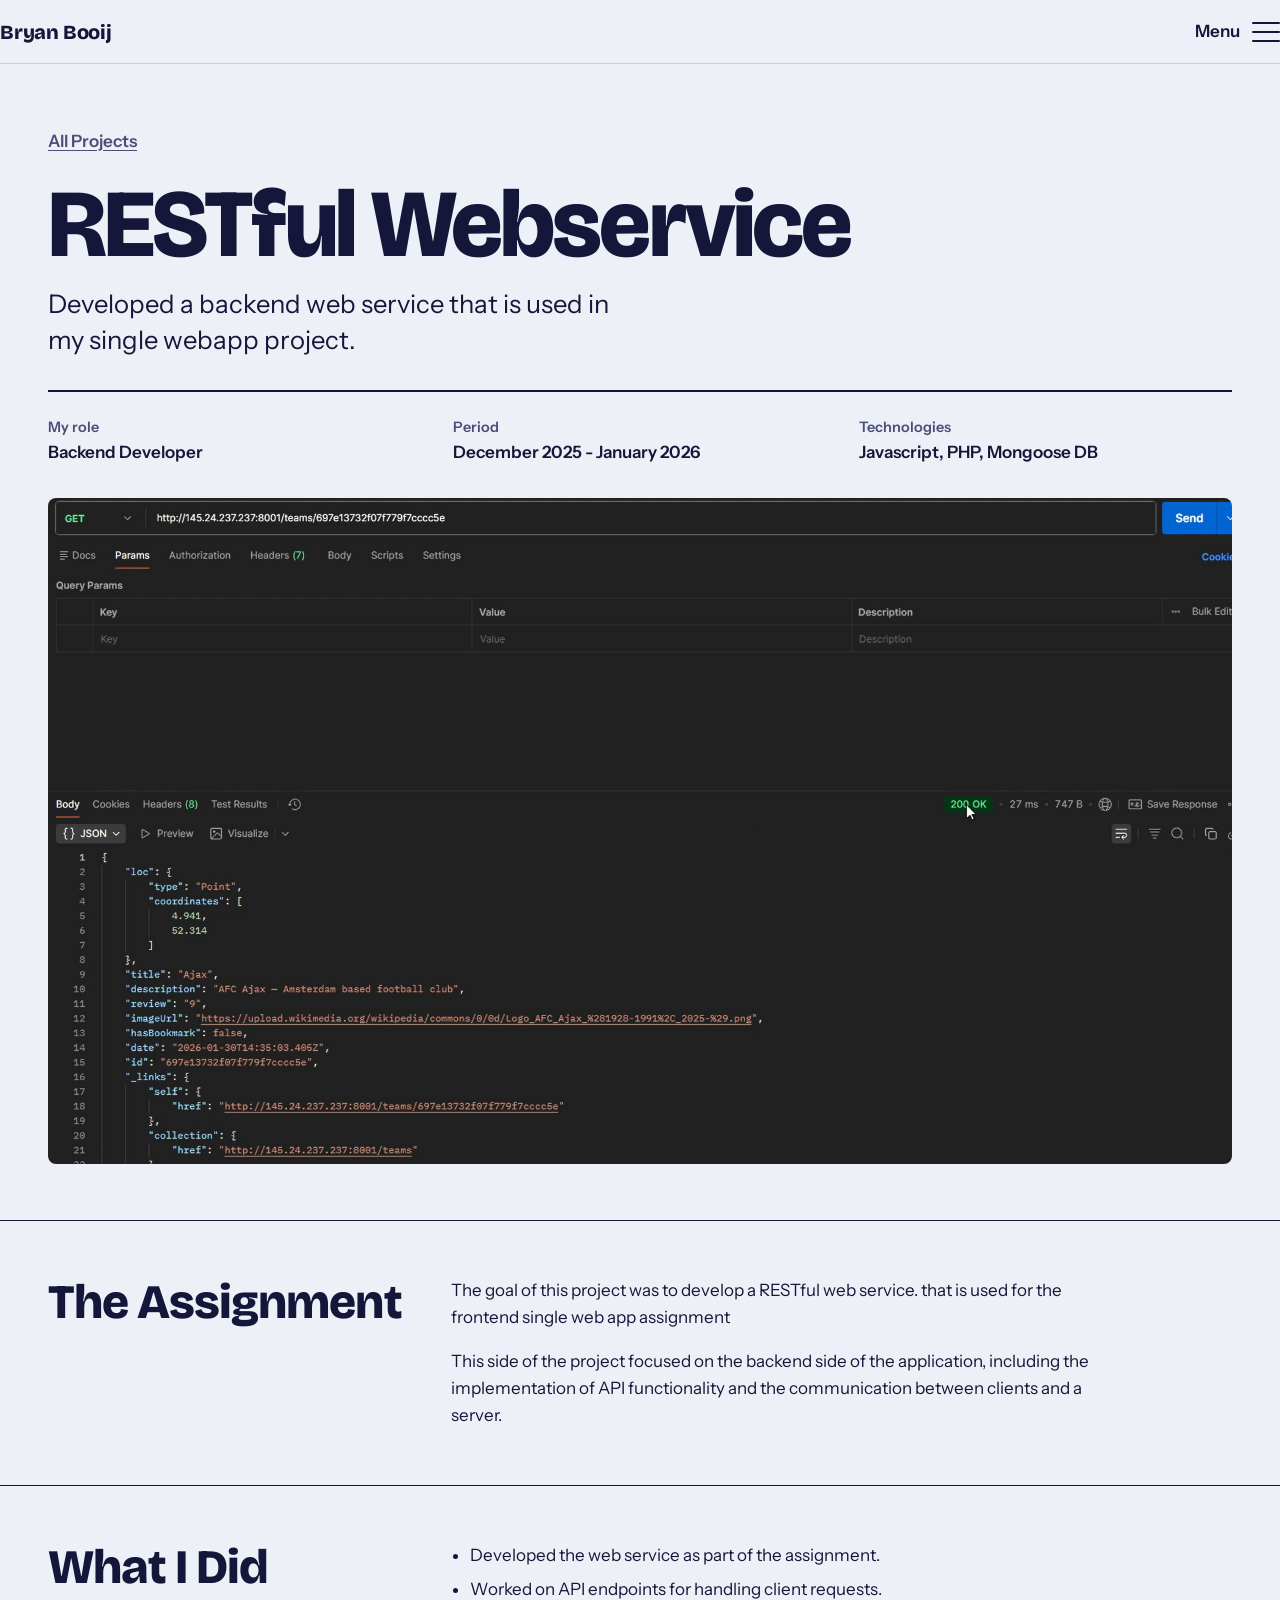
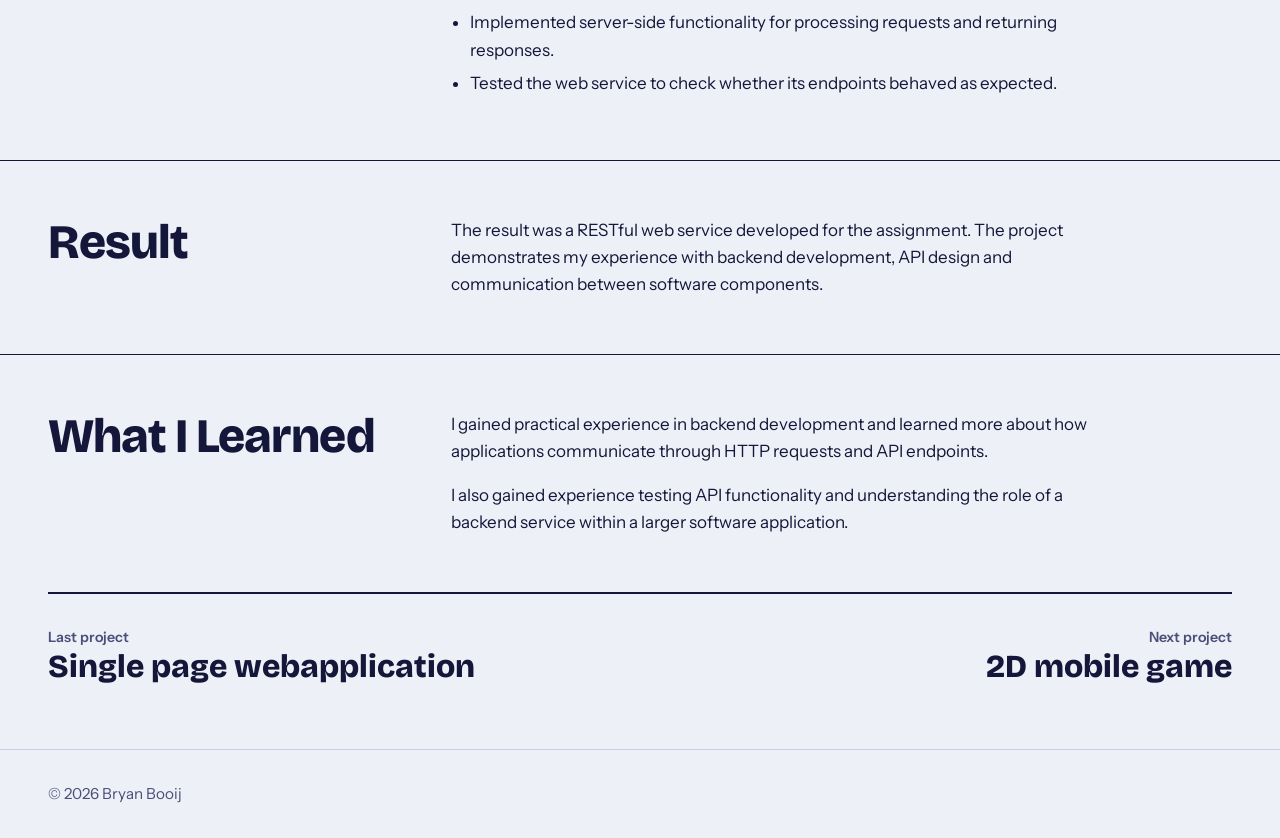
<file: project-5.html>
<!doctype html>
<html lang="nl">
<head>
  <meta charset="utf-8">
  <meta name="viewport" content="width=device-width, initial-scale=1">
  <title>RESTful Webservice – Portfolio</title>
  <link rel="preconnect" href="https://fonts.googleapis.com">
  <link rel="preconnect" href="https://fonts.gstatic.com" crossorigin>
  <link href="https://fonts.googleapis.com/css2?family=Bricolage+Grotesque:opsz,wght@12..96,500..800&family=Instrument+Sans:wght@400..700&display=swap" rel="stylesheet">
  <link rel="stylesheet" href="style.css">
  <script src="script.js" defer></script>
</head>
<!-- data-page must match the filename -->
<body data-page="project-5.html">
  <a class="skip" href="#main">Skip to content</a>
  <header id="site-header"></header>

  <main id="main">

    <!-- ===== Header ===== -->
    <div class="project-head wrap">
      <a class="back" href="index.html#projecten">All Projects</a>
      <h1>RESTful Webservice</h1>
      <p class="lead">
        Developed a backend web service that is used in my single webapp project.
      </p>
      <dl class="facts">
        <div>
          <dt>My role</dt>
          <dd>Backend Developer</dd>
        </div>
        <div>
          <dt>Period</dt>
          <dd>December 2025 - January 2026</dd>
        </div>
        <div>
          <dt>Technologies</dt>
          <dd>Javascript, PHP, Mongoose DB</dd>
        </div>
      </dl>
    </div>

    <!-- ===== Hero image ===== -->
    <div class="wrap">
      <figure class="project-hero">
        <img
          src="images/Restful/menu.png"
          alt="Overview of the RESTful web service project"
          width="1280"
          height="720">
      </figure>
    </div>

    <!-- ===== Content ===== -->
    <section class="section section-tight">
      <div class="wrap section-grid">
        <h2>The Assignment</h2>
        <div class="prose">
          <p>
            The goal of this project was to develop a RESTful web service. that is used for the frontend single web app assignment
          </p>
          <p>
            This side of the project focused on the backend side of the application,
            including the implementation of API functionality and the
            communication between clients and a server.
          </p>
        </div>
      </div>
    </section>

    <section class="section section-tight">
      <div class="wrap section-grid">
        <h2>What I Did</h2>
        <div class="prose">
          <ul>
            <li>Developed the web service as part of the assignment.</li>
            <li>Worked on API endpoints for handling client requests.</li>
            <li>Implemented server-side functionality for processing requests and returning responses.</li>
            <li>Tested the web service to check whether its endpoints behaved as expected.</li>
          </ul>
        </div>
      </div>
    </section>

    <section class="section section-tight">
      <div class="wrap section-grid">
        <h2>Result</h2>
        <div class="prose">
          <p>
            The result was a RESTful web service developed for the assignment.
            The project demonstrates my experience with backend development,
            API design and communication between software components.
          </p>
        </div>
      </div>
    </section>

    <section class="section section-tight">
      <div class="wrap section-grid">
        <h2>What I Learned</h2>
        <div class="prose">
          <p>
            I gained practical experience in backend development and learned
            more about how applications communicate through HTTP requests
            and API endpoints.
          </p>
          <p>
            I also gained experience testing API functionality and
            understanding the role of a backend service within a larger
            software application.
          </p>
        </div>
      </div>
    </section>

    <div class="wrap">
      <nav class="project-nav" id="project-nav" aria-label="Other projects"></nav>
    </div>

  </main>

  <footer id="site-footer"></footer>
</body>
</html>
</file>
<file: style.css>
/* =========================================================
   Portfolio – stijlen
   Kleuren en lettertypen pas je bovenaan aan, in :root.
   ========================================================= */

:root {
  --paper: #EEF0F7;
  --ink: #14173A;
  --ink-soft: #4A4E78;
  --blue: #3B4BFF;
  --sun: #FFC93C;
  --mist: #C9CDE3;

  --font-display: "Bricolage Grotesque", "Arial Black", system-ui, sans-serif;
  --font-body: "Instrument Sans", system-ui, -apple-system, "Segoe UI", Roboto, sans-serif;

  --pad: clamp(1.25reFm, 5vw, 4rem);
  --max: 74rem;
  --bar: 4rem;
  --radius: 0.5rem;
}

*,
*::before,
*::after {
  box-sizing: border-box;
}

html {
  scroll-behavior: smooth;
  scroll-padding-top: calc(var(--bar) + 1rem);
}

body {
  margin: 0;
  padding-top: var(--bar);
  background: var(--paper);
  color: var(--ink);
  font-family: var(--font-body);
  font-size: 1.0625rem;
  line-height: 1.6;
}

body.menu-open {
  overflow: hidden;
}

img {
  display: block;
  max-width: 100%;
  height: auto;
}

a {
  color: inherit;
  text-underline-offset: 0.2em;
}

:focus-visible {
  outline: 3px solid var(--blue);
  outline-offset: 3px;
}

h1,
h2,
h3 {
  font-family: var(--font-display);
  font-weight: 800;
  letter-spacing: -0.02em;
  text-wrap: balance;
}

h2 {
  margin: 0;
  font-size: clamp(1.9rem, 4.5vw, 3rem);
  line-height: 1.05;
}

h3 {
  margin: 0;
  font-size: 1.25rem;
  line-height: 1.2;
}

.wrap {
  max-width: var(--max);
  margin-inline: auto;
  padding-inline: var(--pad);
}

.project-banner {
  display: block;
  width: 100%;
  height: 380px;
  object-fit: cover;
  object-position: center;
  border-radius: 8px;
}

.skip {
  position: absolute;
  left: var(--pad);
  top: -4rem;
  z-index: 100;
  padding: 0.6rem 1rem;
  background: var(--ink);
  color: var(--paper);
  border-radius: var(--radius);
}

.skip:focus {
  top: 0.5rem;
}

/* =========================================================
   Bovenbalk en hamburgermenu
   ========================================================= */

.bar {
  position: fixed;
  inset: 0 0 auto 0;
  z-index: 60;
  display: flex;
  align-items: center;
  justify-content: space-between;
  height: var(--bar);
  padding-inline: var(--pad);
  background: var(--paper);
  color: var(--ink);
  border-bottom: 1px solid var(--mist);
  transition: background-color 0.3s, color 0.3s, border-color 0.3s;
}

body.menu-open .bar {
  background: var(--blue);
  color: var(--paper);
  border-color: transparent;
}

.brand {
  font-family: var(--font-display);
  font-weight: 800;
  font-size: 1.25rem;
  letter-spacing: -0.01em;
  text-decoration: none;
}

.menu-btn {
  display: inline-flex;
  align-items: center;
  gap: 0.75rem;
  min-height: 44px;
  padding: 0.25rem 0;
  background: none;
  border: 0;
  color: inherit;
  font: inherit;
  font-weight: 600;
  cursor: pointer;
}

.burger {
  position: relative;
  width: 1.75rem;
  height: 1.25rem;
}

.burger span {
  position: absolute;
  left: 0;
  width: 100%;
  height: 2px;
  background: currentColor;
  border-radius: 2px;
  transition: transform 0.3s, opacity 0.2s, top 0.3s;
}

.burger span:nth-child(1) { top: 0; }
.burger span:nth-child(2) { top: calc(50% - 1px); }
.burger span:nth-child(3) { top: calc(100% - 2px); }

body.menu-open .burger span:nth-child(1) {
  top: calc(50% - 1px);
  transform: rotate(45deg);
}

body.menu-open .burger span:nth-child(2) {
  opacity: 0;
}

body.menu-open .burger span:nth-child(3) {
  top: calc(50% - 1px);
  transform: rotate(-45deg);
}

body.menu-open .bar :focus-visible,
.menu :focus-visible {
  outline-color: var(--sun);
}

.menu {
  position: fixed;
  inset: 0;
  z-index: 50;
  overflow-y: auto;
  padding: calc(var(--bar) + 2rem) var(--pad) 3rem;
  background: var(--blue);
  color: var(--paper);
  visibility: hidden;
  clip-path: circle(0 at calc(100% - var(--pad) - 1rem) calc(var(--bar) / 2));
  transition: clip-path 0.55s cubic-bezier(0.7, 0, 0.2, 1), visibility 0s linear 0.55s;
}

body.menu-open .menu {
  visibility: visible;
  clip-path: circle(150vmax at calc(100% - var(--pad) - 1rem) calc(var(--bar) / 2));
  transition: clip-path 0.55s cubic-bezier(0.7, 0, 0.2, 1), visibility 0s;
}

.menu-main{
  padding-top: 40px;
  list-style: none;
}
.menu-sub {
  margin: 0;
  padding: 0;
  list-style: none;
}

.menu-main {
  max-width: var(--max);
  margin-inline: auto;
}

.menu-main > li > a {
  display: inline-block;
  padding: 0.15em 0;
  font-family: var(--font-display);
  font-weight: 800;
  font-size: clamp(2.25rem, 9vw, 5.5rem);
  line-height: 1.05;
  letter-spacing: -0.02em;
  text-decoration: none;
}

.menu-main > li > a:hover {
  color: var(--sun);
}

.menu-sub {
  margin: 0.25rem 0 0.75rem;
  padding-left: 1rem;
  border-left: 3px solid var(--sun);
}

.menu-sub a {
  display: inline-block;
  padding: 0.25rem 0;
  font-size: clamp(1.15rem, 3.5vw, 1.6rem);
  font-weight: 600;
  text-decoration: none;
}

.menu-sub a:hover {
  color: var(--sun);
}

.menu-sub a[aria-current="page"] {
  text-decoration: underline;
  text-decoration-thickness: 2px;
}

/* =========================================================
   Hero
   ========================================================= */

.hero {
  padding-block: clamp(3rem, 10vw, 7rem) clamp(3rem, 8vw, 5rem);
}

.hero h1 {
  margin: 0 0 1.5rem;
  font-size: clamp(3.25rem, 13vw, 10rem);
  line-height: 0.92;
  letter-spacing: -0.04em;
}

.lead {
  max-width: 36rem;
  margin: 0 0 2rem;
  font-size: clamp(1.2rem, 2.5vw, 1.6rem);
  line-height: 1.4;
}

.actions {
  display: flex;
  flex-wrap: wrap;
  gap: 0.75rem;
}

.btn {
  display: inline-block;
  padding: 0.8rem 1.4rem;
  background: var(--sun);
  color: var(--ink);
  border: 2px solid var(--ink);
  border-radius: var(--radius);
  font-weight: 600;
  text-decoration: none;
  transition: background-color 0.15s, color 0.15s;
}

.btn:hover {
  background: var(--ink);
  color: var(--paper);
}

.btn-ghost {
  background: transparent;
}

/* =========================================================
   Secties
   ========================================================= */

.section {
  padding-block: clamp(3.5rem, 9vw, 7rem);
  border-top: 1px solid var(--ink);
}

.section-tight {
  padding-block: clamp(2rem, 5vw, 3.5rem);
}

.section-grid {
  display: grid;
  grid-template-columns: minmax(0, 1fr);
  gap: 2rem;
  width: 100%;
  min-width: 0;
}

@media (min-width: 56rem) {
  .section-grid {
    grid-template-columns: minmax(0, 1fr) minmax(0, 2.2fr);
    gap: 3rem;
  }

  .section-grid > h2 {
    position: sticky;
    top: calc(var(--bar) + 1.5rem);
    align-self: start;
  }
}

.section-grid > * {
  min-width: 0;
  max-width: 100%;
}

.prose p,
.prose ul {
  max-width: 40rem;
  margin: 0 0 1rem;
}

.prose ul {
  padding-left: 1.2rem;
}

.prose li {
  margin-bottom: 0.4rem;
}

.prose > :last-child {
  margin-bottom: 0;
}

.prose a,
.link-row a {
  color: var(--blue);
  font-weight: 600;
}

.prose a:hover,
.link-row a:hover {
  color: var(--ink);
}

/* Over mij */

.about {
  display: grid;
  gap: 1.5rem;
}

@media (min-width: 40rem) {
  .about {
    grid-template-columns: minmax(0, 13rem) minmax(0, 1fr);
    gap: 2rem;
  }
}

.portrait {
  width: 100%;
  max-width: 16rem;
  aspect-ratio: 4 / 5;
  object-fit: cover;
  border-radius: var(--radius);
  background: var(--mist);
}

.facts-list {
  display: grid;
  grid-template-columns: auto 1fr;
  gap: 0.5rem 1.25rem;
  margin: 1.5rem 0 0;
}

.facts-list dt {
  color: var(--ink-soft);
  font-weight: 600;
}

.facts-list dd {
  margin: 0;
}

/* Talen en frameworks */

.skill-groups {
  display: grid;
  gap: 2.5rem;
}

@media (min-width: 48rem) {
  .skill-groups {
    grid-template-columns: repeat(3, minmax(0, 1fr));
    gap: 2rem;
  }
}

.skill-group h3 {
  padding-bottom: 0.5rem;
  border-bottom: 2px solid var(--ink);
}

.skills {
  margin: 0;
  padding: 0;
  list-style: none;
}

.skills li {
  display: flex;
  justify-content: space-between;
  gap: 1rem;
  padding-block: 0.6rem;
  border-bottom: 1px solid var(--mist);
}

.level {
  color: var(--ink-soft);
  font-size: 0.95rem;
  text-align: right;
}

.skill-note {
  grid-column: 1 / -1;
  max-width: 40rem;
  margin: 0;
  color: var(--ink-soft);
  font-size: 0.95rem;
}

/* Projectenlijst op de homepage */

.project-list {
  margin: 0;
  padding: 0;
  list-style: none;
}

.project-row {
  position: relative;
  display: grid;
  gap: 1rem 1.5rem;
  padding-block: 1.5rem;
  border-top: 1px solid var(--mist);
}

.project-row:first-child {
  padding-top: 0;
  border-top: 0;
}

@media (min-width: 40rem) {
  .project-row {
    grid-template-columns: 14rem minmax(0, 1fr);
    align-items: center;
  }
}

.project-row img {
  width: 100%;
  aspect-ratio: 3 / 2;
  object-fit: cover;
  border-radius: var(--radius);
  background: var(--mist);
}

.project-row h3 {
  margin-bottom: 0.35rem;
  font-size: clamp(1.4rem, 3vw, 2rem);
  line-height: 1.1;
}

.project-row h3 a {
  text-decoration: none;
}

.project-row h3 a::after {
  content: "";
  position: absolute;
  inset: 0;
}

.project-row h3 a:focus-visible {
  outline: none;
}

.project-row h3 a:focus-visible::after {
  outline: 3px solid var(--blue);
  outline-offset: 2px;
  border-radius: var(--radius);
}

.project-row:hover h3 a {
  color: var(--blue);
}

.project-row p {
  max-width: 34rem;
  margin: 0;
}

.tags {
  display: flex;
  flex-wrap: wrap;
  gap: 0.4rem;
  margin: 0.75rem 0 0;
  padding: 0;
  list-style: none;
}

.tags li {
  padding: 0.1rem 0.7rem;
  border: 1px solid var(--ink);
  border-radius: 999px;
  font-size: 0.85rem;
}

/* Contact */

.contact-mail {
  display: inline-block;
  margin-top: 0.5rem;
  color: var(--ink);
  font-family: var(--font-display);
  font-weight: 800;
  font-size: clamp(1.6rem, 6vw, 3.5rem);
  line-height: 1.1;
  letter-spacing: -0.02em;
  text-decoration-thickness: 0.08em;
  overflow-wrap: anywhere;
}

.contact-mail:hover {
  color: var(--blue);
}

.link-row {
  display: flex;
  flex-wrap: wrap;
  gap: 0.5rem 1.5rem;
  margin: 1.5rem 0 0;
  padding: 0;
  list-style: none;
}

/* =========================================================
   Projectpagina's
   ========================================================= */

.project-head {
  padding-block: clamp(2rem, 6vw, 4rem) 2rem;
}

.back {
  display: inline-block;
  margin-bottom: 1.5rem;
  color: var(--ink-soft);
  font-weight: 600;
}

.back:hover {
  color: var(--blue);
}

.project-head h1 {
  margin: 0 0 1rem;
  font-size: clamp(2.5rem, 8vw, 6rem);
  line-height: 0.95;
  letter-spacing: -0.03em;
}

.project-head .lead {
  margin-bottom: 0;
}

.facts {
  display: grid;
  grid-template-columns: repeat(auto-fit, minmax(10rem, 1fr));
  gap: 1rem 2rem;
  margin: 2rem 0 0;
  padding-top: 1.5rem;
  border-top: 2px solid var(--ink);
}

.facts dt {
  color: var(--ink-soft);
  font-size: 0.9rem;
  font-weight: 600;
}

.facts dd {
  margin: 0;
  font-weight: 600;
}

.project-hero {
  margin: 0 0 clamp(2rem, 5vw, 3.5rem);
}

.project-hero img {
  width: 100%;
  aspect-ratio: 16 / 9;
  object-fit: cover;
  border-radius: var(--radius);
  background: var(--mist);
}

.gallery {
  display: grid;
  grid-template-columns: repeat(auto-fit, minmax(15rem, 1fr));
  gap: 1.25rem;
}

.gallery figure {
  margin: 0;
  min-width: 0;
}

.gallery img {
  display: block;
  width: 100%;
  height: auto;
  aspect-ratio: auto;
  object-fit: contain;
  border-radius: var(--radius);
  background: var(--mist);
}

.gallery figcaption {
  margin-top: 0.5rem;
  color: var(--ink-soft);
  font-size: 0.95rem;
}

.project-nav {
  display: flex;
  flex-wrap: wrap;
  justify-content: space-between;
  gap: 1.5rem;
  padding-block: 2rem 4rem;
  border-top: 2px solid var(--ink);
}

.project-nav a {
  display: block;
  text-decoration: none;
}

.project-nav small {
  display: block;
  color: var(--ink-soft);
  font-weight: 600;
}

.project-nav span {
  font-family: var(--font-display);
  font-weight: 800;
  font-size: clamp(1.4rem, 3.5vw, 2rem);
  line-height: 1.1;
}

.project-nav a:hover span {
  color: var(--blue);
}

.project-nav .next {
  margin-left: auto;
  text-align: right;
}

/* =========================================================
   Footer
   ========================================================= */

.footer {
  padding-block: 2rem;
  border-top: 1px solid var(--mist);
  color: var(--ink-soft);
  font-size: 0.95rem;
}

/* =========================================================
   Minder beweging als de bezoeker dat wil
   ========================================================= */

@media (prefers-reduced-motion: reduce) {
  html {
    scroll-behavior: auto;
  }

  .menu,
  body.menu-open .menu,
  .burger span,
  .bar {
    transition: none;
  }
}
</file>
